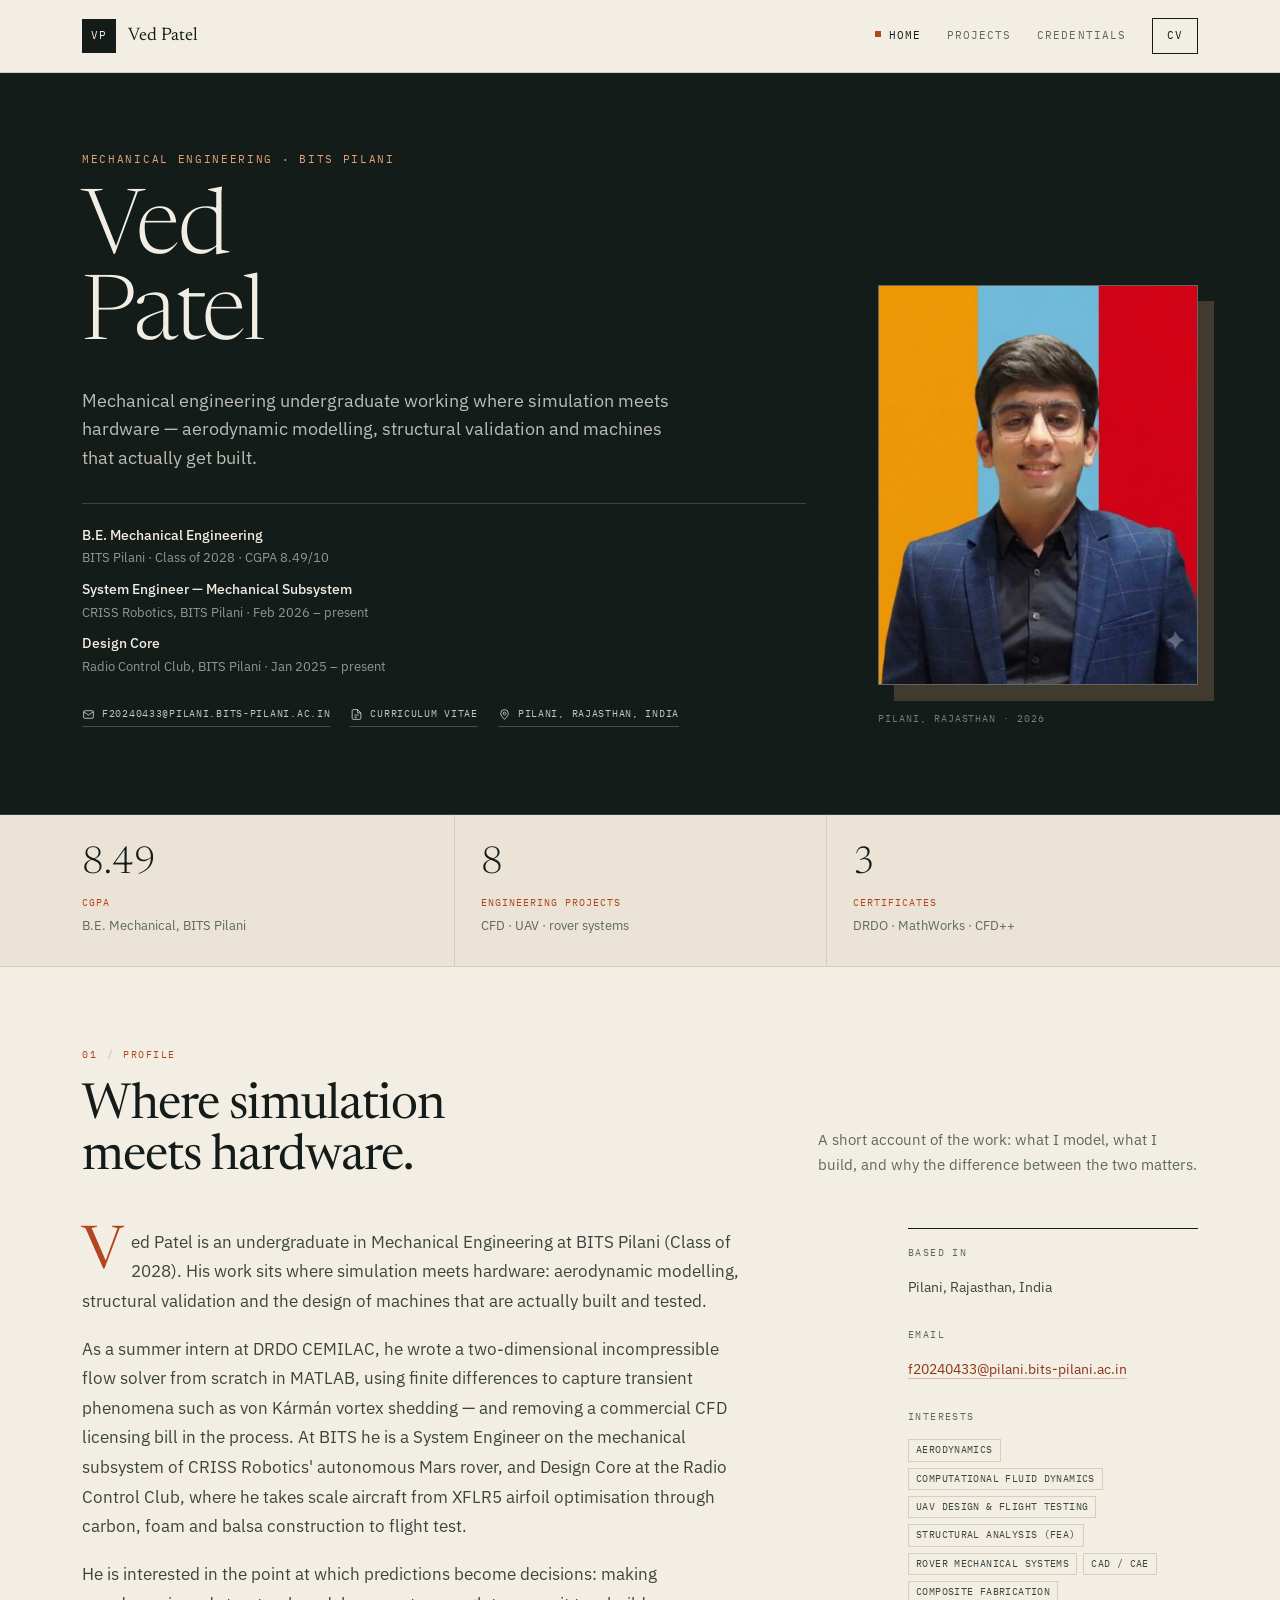
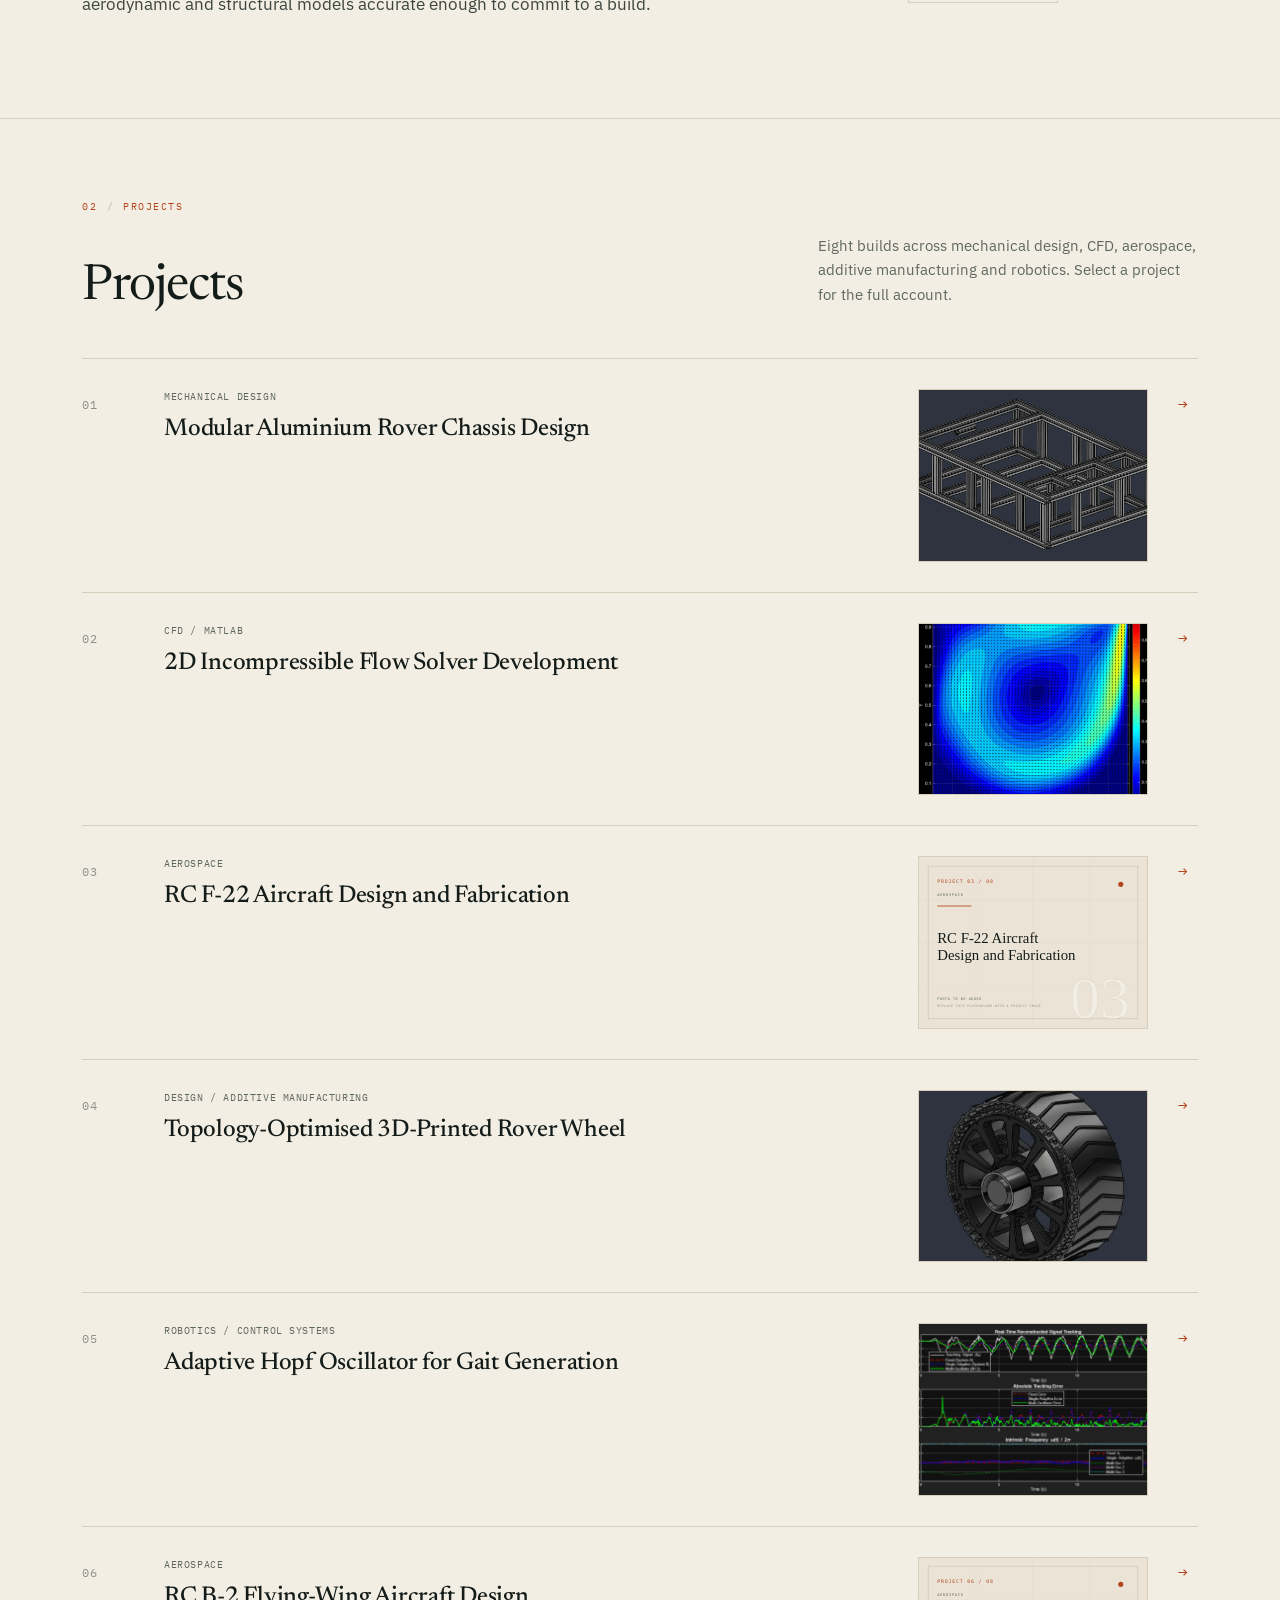
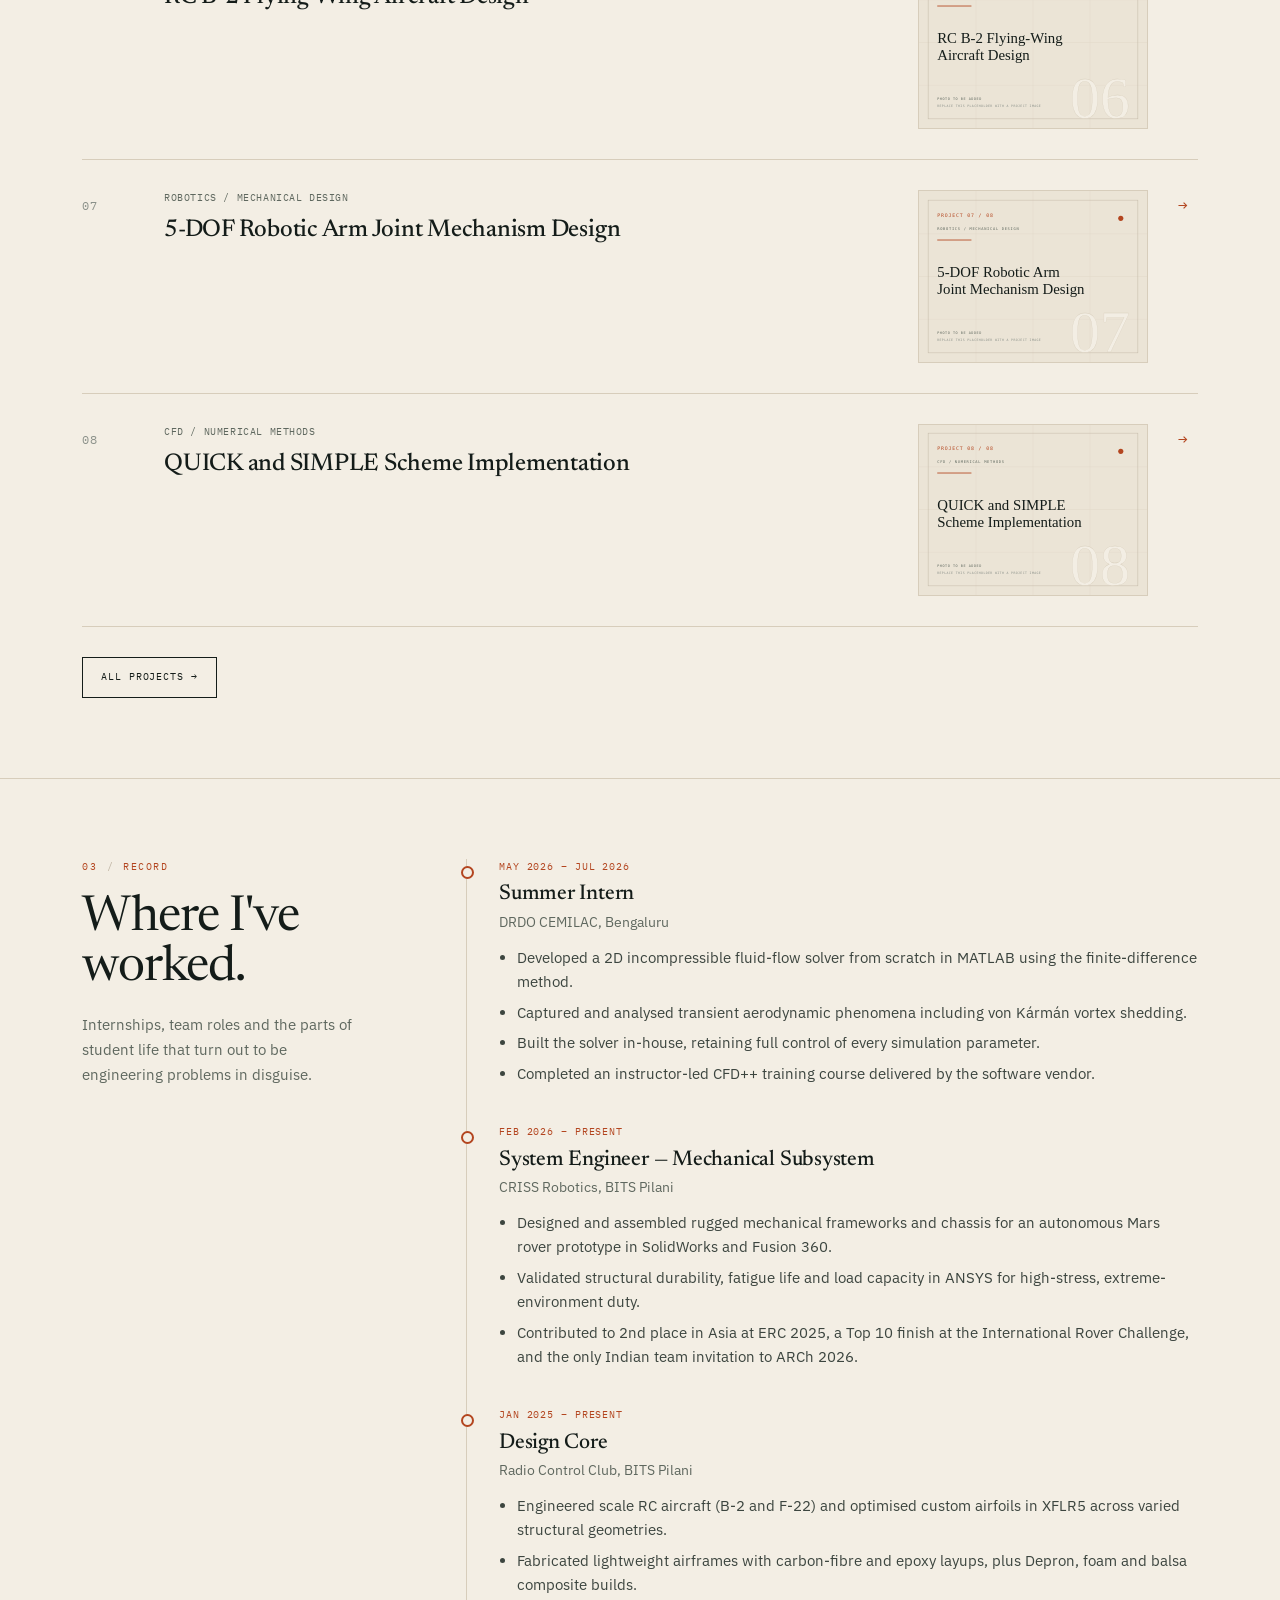
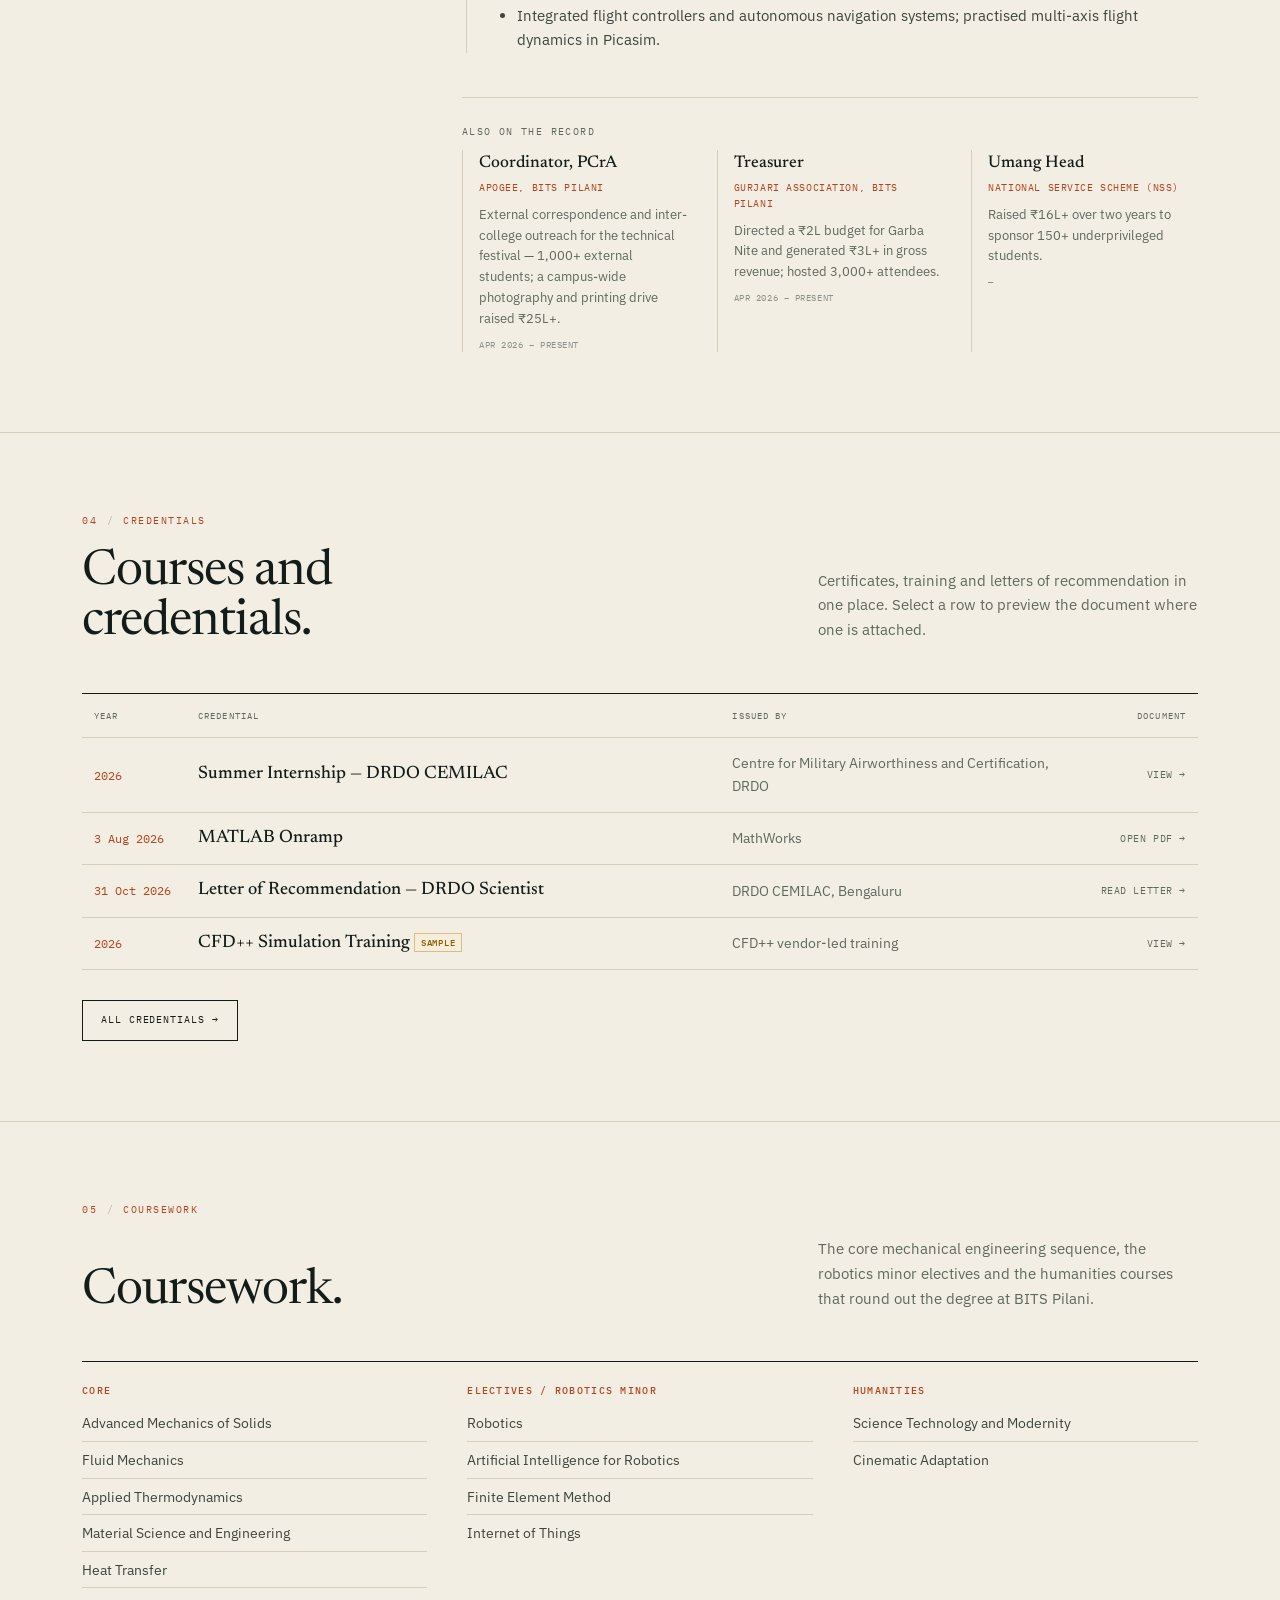
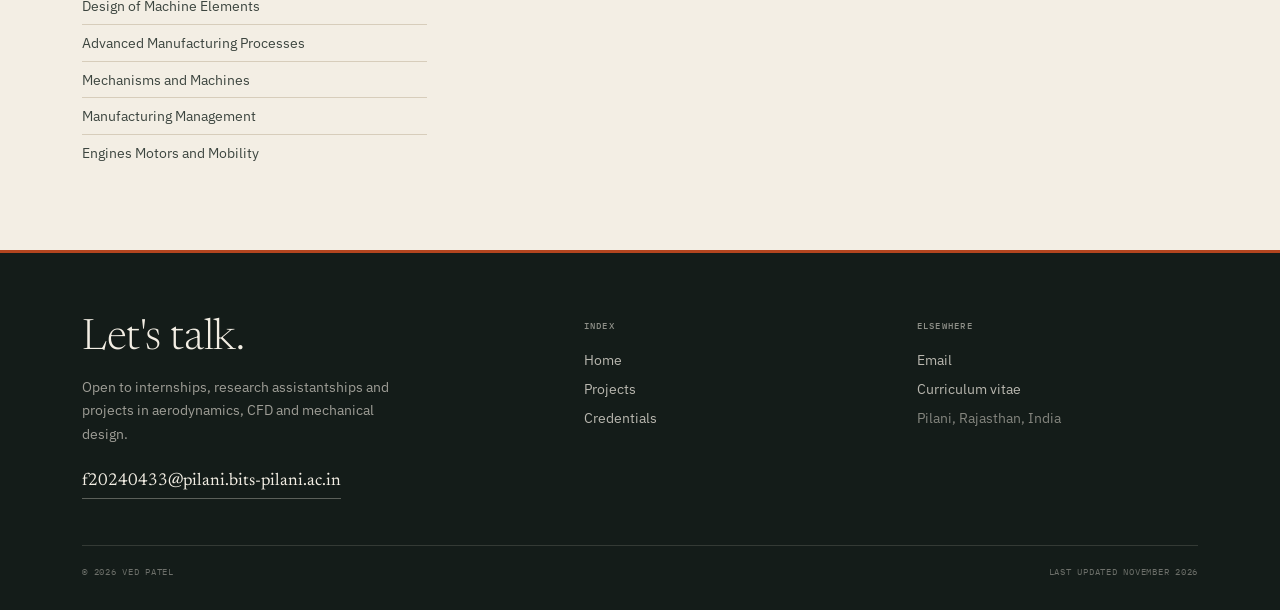
<file: index.html>
<!DOCTYPE html>
<html lang="en">
<head>
<meta charset="UTF-8">
<meta name="viewport" content="width=device-width, initial-scale=1.0">
<title>Ved Patel · Mechanical Engineering, BITS Pilani</title>
<meta name="description" content="Ved Patel — Mechanical Engineering undergraduate at BITS Pilani working on computational fluid dynamics, autonomous rover systems and UAV design.">
<meta name="theme-color" content="#141c19">
<meta property="og:type" content="website">
<meta property="og:title" content="Ved Patel · Mechanical Engineering, BITS Pilani">
<meta property="og:description" content="Computational fluid dynamics, autonomous rover systems and UAV design.">
<meta property="og:site_name" content="Ved Patel">
<link rel="icon" href="assets/img/favicon.svg" type="image/svg+xml">
<link rel="preconnect" href="https://fonts.googleapis.com">
<link rel="preconnect" href="https://fonts.gstatic.com" crossorigin>
<link href="https://fonts.googleapis.com/css2?family=Newsreader:ital,opsz,wght@0,6..72,300;0,6..72,400;0,6..72,500;0,6..72,600;1,6..72,300&family=IBM+Plex+Mono:wght@400;500&family=IBM+Plex+Sans:wght@400;500;600&display=swap" rel="stylesheet">
<link rel="stylesheet" href="assets/css/style.css">
<script src="assets/data/content.js" defer></script>
<script src="assets/js/main.js" defer></script>
</head>
<body>

<a class="skip-link" href="#main">Skip to content</a>

<header class="nav">
  <div class="wrap nav-inner">
    <a class="brand" href="index.html"><span class="brand-mark">VP</span> Ved Patel</a>
    <button class="nav-toggle" type="button" aria-label="Menu" aria-expanded="false" aria-controls="nav-links">
      <svg viewBox="0 0 24 24" fill="none" stroke="currentColor" stroke-width="1.6" aria-hidden="true"><path d="M3 6h18M3 12h18M3 18h18"/></svg>
    </button>
    <nav class="nav-links" id="nav-links">
      <a href="index.html" class="active">Home</a>
      <a href="projects.html">Projects</a>
      <a href="credentials.html">Credentials</a>
      <a href="assets/docs/Ved_Patel_CV.pdf" class="nav-cta" target="_blank" rel="noopener">CV</a>
    </nav>
  </div>
</header>

<main id="main">

  <section class="hero">
    <div class="wrap hero-grid">
      <div>
        <p class="eyebrow">Mechanical engineering · BITS Pilani</p>
        <h1>Ved<br>Patel</h1>
        <p class="hero-lead" data-site-tagline></p>
        <div class="hero-roles" data-hero-roles></div>
        <div class="hero-contacts" data-contacts></div>
      </div>
      <figure class="hero-portrait">
        <img src="assets/img/portrait.jpg" width="320" height="400" alt="Portrait of Ved Patel">
        <figcaption data-site-caption></figcaption>
      </figure>
    </div>
  </section>

  <div class="stats">
    <div class="wrap stats-grid" data-stats></div>
  </div>

  <section class="section" id="profile">
    <div class="wrap">
      <div class="section-head">
        <p class="section-index">01 <span class="sep">/</span> Profile</p>
        <div class="section-head-row">
          <h2>Where simulation<br>meets hardware.</h2>
          <p class="section-note">A short account of the work: what I model, what I build, and why the difference between the two matters.</p>
        </div>
      </div>
      <div class="profile-grid">
        <div class="profile-copy" data-bio></div>
        <aside class="profile-side">
          <p class="mini-label">Based in</p>
          <p class="side-text" data-site-location></p>
          <p class="mini-label">Email</p>
          <p class="side-text"><a data-site-email href="mailto:f20240433@pilani.bits-pilani.ac.in">f20240433@pilani.bits-pilani.ac.in</a></p>
          <p class="mini-label">Interests</p>
          <div class="interests" data-interests></div>
        </aside>
      </div>
    </div>
  </section>

  <section class="section" id="work">
    <div class="wrap">
      <div class="section-head">
        <p class="section-index">02 <span class="sep">/</span> Projects</p>
        <div class="section-head-row">
          <h2>Projects</h2>
          <p class="section-note">Eight builds across mechanical design, CFD, aerospace, additive manufacturing and robotics. Select a project for the full account.</p>
        </div>
      </div>
      <ol class="work-index" data-featured-projects></ol>
      <p class="section-more"><a class="btn" href="projects.html">All projects &rarr;</a></p>
    </div>
  </section>

  <section class="section" id="record">
    <div class="wrap record-grid">
      <div class="record-aside">
        <p class="section-index">03 <span class="sep">/</span> Record</p>
        <h2>Where I've<br>worked.</h2>
        <p class="section-note">Internships, team roles and the parts of student life that turn out to be engineering problems in disguise.</p>
      </div>
      <div>
        <div class="timeline" data-experience></div>
        <div class="also">
          <p class="mini-label">Also on the record</p>
          <div class="leadership" data-leadership></div>
        </div>
      </div>
    </div>
  </section>

  <section class="section" id="credentials">
    <div class="wrap">
      <div class="section-head">
        <p class="section-index">04 <span class="sep">/</span> Credentials</p>
        <div class="section-head-row">
          <h2>Courses and<br>credentials.</h2>
          <p class="section-note">Certificates, training and letters of recommendation in one place. Select a row to preview the document where one is attached.</p>
        </div>
      </div>
      <div class="ledger">
        <div class="ledger-head">
          <span>Year</span><span>Credential</span><span>Issued by</span><span style="text-align:right">Document</span>
        </div>
        <div data-credential-preview></div>
      </div>
      <p class="section-more"><a class="btn" href="credentials.html">All credentials &rarr;</a></p>
    </div>
  </section>

  <section class="section" id="coursework">
    <div class="wrap">
      <div class="section-head">
        <p class="section-index">05 <span class="sep">/</span> Coursework</p>
        <div class="section-head-row">
          <h2>Coursework.</h2>
          <p class="section-note">The core mechanical engineering sequence, the robotics minor electives and the humanities courses that round out the degree at BITS Pilani.</p>
        </div>
      </div>
      <div class="coursework-grid" data-coursework></div>
    </div>
  </section>

</main>

<footer class="footer">
  <div class="wrap">
    <div class="footer-top">
      <div>
        <h2>Let's talk.</h2>
        <p>Open to internships, research assistantships and projects in aerodynamics, CFD and mechanical design.</p>
        <a class="footer-email" data-site-email href="mailto:f20240433@pilani.bits-pilani.ac.in">f20240433@pilani.bits-pilani.ac.in</a>
      </div>
      <div>
        <h4>Index</h4>
        <a href="index.html">Home</a>
        <a href="projects.html">Projects</a>
        <a href="credentials.html">Credentials</a>
      </div>
      <div>
        <h4>Elsewhere</h4>
        <a href="mailto:f20240433@pilani.bits-pilani.ac.in">Email</a>
        <a data-cv href="assets/docs/Ved_Patel_CV.pdf" target="_blank" rel="noopener">Curriculum vitae</a>
        <span class="footer-static" data-site-location>Pilani, Rajasthan, India</span>
      </div>
    </div>
    <div class="footer-bottom">
      <span>&copy; <span data-year>2026</span> Ved Patel</span>
      <span>Last updated November 2026</span>
    </div>
  </div>
</footer>

</body>
</html>
</file>
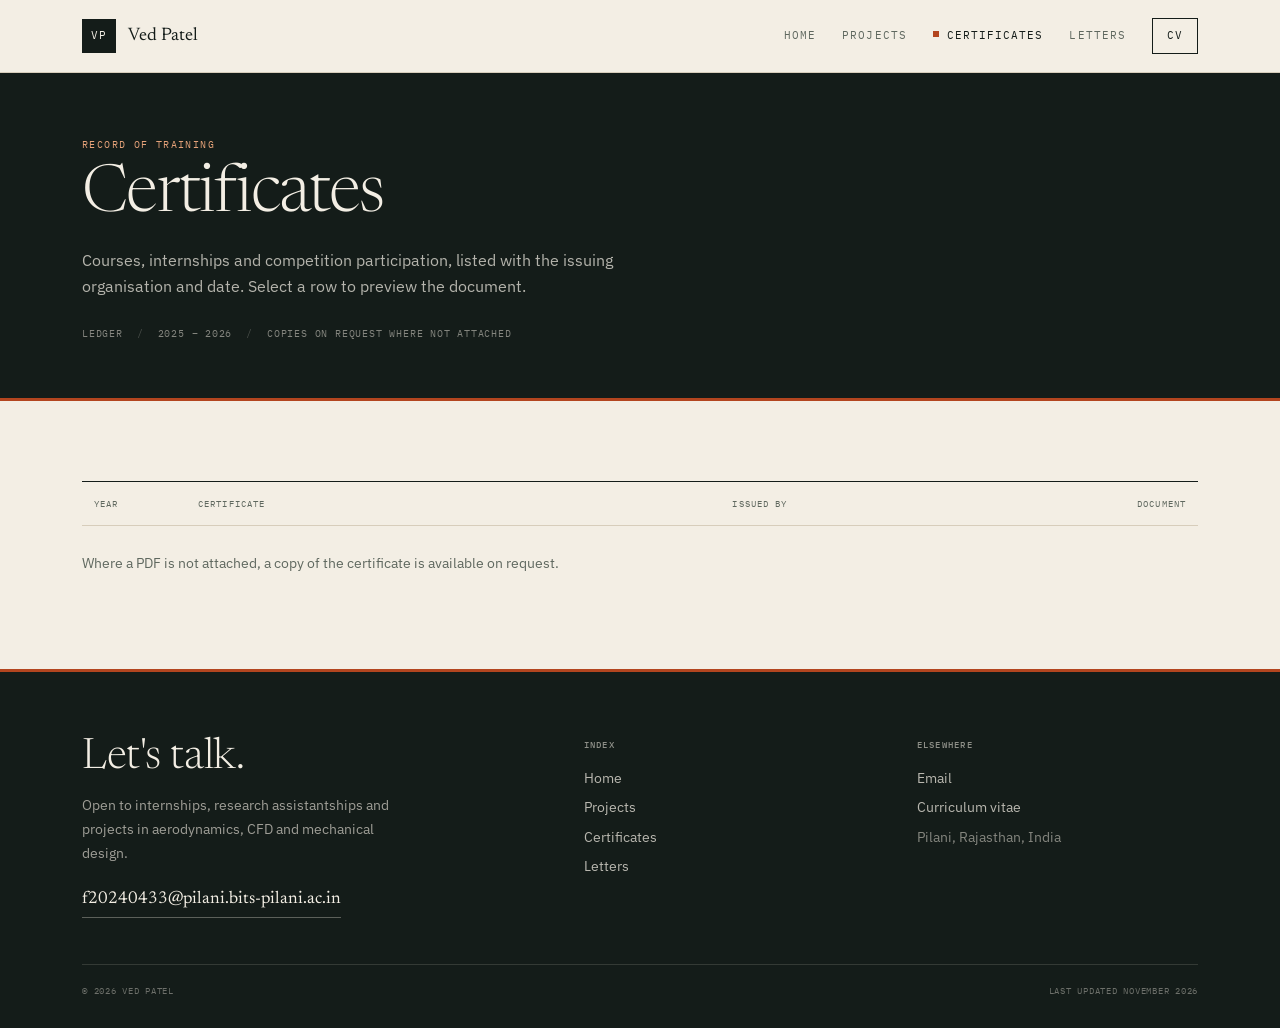
<file: certificates.html>
<!DOCTYPE html>
<html lang="en">
<head>
<meta charset="UTF-8">
<meta name="viewport" content="width=device-width, initial-scale=1.0">
<title>Certificates · Ved Patel</title>
<meta name="description" content="Certificates and training completed by Ved Patel, including CFD simulation training and engineering competition participation.">
<meta name="theme-color" content="#141c19">
<meta property="og:type" content="website">
<meta property="og:title" content="Certificates · Ved Patel">
<meta property="og:site_name" content="Ved Patel">
<link rel="icon" href="assets/img/favicon.svg" type="image/svg+xml">
<link rel="preconnect" href="https://fonts.googleapis.com">
<link rel="preconnect" href="https://fonts.gstatic.com" crossorigin>
<link href="https://fonts.googleapis.com/css2?family=Newsreader:ital,opsz,wght@0,6..72,300;0,6..72,400;0,6..72,500;0,6..72,600;1,6..72,300&family=IBM+Plex+Mono:wght@400;500&family=IBM+Plex+Sans:wght@400;500;600&display=swap" rel="stylesheet">
<link rel="stylesheet" href="assets/css/style.css">
<script src="assets/data/content.js" defer></script>
<script src="assets/js/main.js" defer></script>
</head>
<body>

<a class="skip-link" href="#main">Skip to content</a>

<header class="nav">
  <div class="wrap nav-inner">
    <a class="brand" href="index.html"><span class="brand-mark">VP</span> Ved Patel</a>
    <button class="nav-toggle" type="button" aria-label="Menu" aria-expanded="false" aria-controls="nav-links">
      <svg viewBox="0 0 24 24" fill="none" stroke="currentColor" stroke-width="1.6" aria-hidden="true"><path d="M3 6h18M3 12h18M3 18h18"/></svg>
    </button>
    <nav class="nav-links" id="nav-links">
      <a href="index.html">Home</a>
      <a href="projects.html">Projects</a>
      <a href="certificates.html" class="active">Certificates</a>
      <a href="letters.html">Letters</a>
      <a href="assets/docs/Ved_Patel_CV.pdf" class="nav-cta" target="_blank" rel="noopener">CV</a>
    </nav>
  </div>
</header>

<main id="main">

  <section class="masthead">
    <div class="wrap">
      <p class="mini-label">Record of training</p>
      <h1>Certificates</h1>
      <p class="lede">Courses, internships and competition participation, listed with the issuing organisation and date. Select a row to preview the document.</p>
      <p class="masthead-meta">
        <span>Ledger</span><span class="sep">/</span>
        <span>2025 &ndash; 2026</span><span class="sep">/</span>
        <span>Copies on request where not attached</span>
      </p>
    </div>
  </section>

  <section class="section">
    <div class="wrap">
      <div class="ledger">
        <div class="ledger-head">
          <span>Year</span><span>Certificate</span><span>Issued by</span><span style="text-align:right">Document</span>
        </div>
        <div data-certificates></div>
      </div>
      <p class="muted small" style="margin-top:26px">Where a PDF is not attached, a copy of the certificate is available on request.</p>
      <noscript><p class="muted">This page needs JavaScript to list the certificates.</p></noscript>
    </div>
  </section>

</main>

<footer class="footer">
  <div class="wrap">
    <div class="footer-top">
      <div>
        <h2>Let's talk.</h2>
        <p>Open to internships, research assistantships and projects in aerodynamics, CFD and mechanical design.</p>
        <a class="footer-email" data-site-email href="mailto:f20240433@pilani.bits-pilani.ac.in">f20240433@pilani.bits-pilani.ac.in</a>
      </div>
      <div>
        <h4>Index</h4>
        <a href="index.html">Home</a>
        <a href="projects.html">Projects</a>
        <a href="certificates.html">Certificates</a>
        <a href="letters.html">Letters</a>
      </div>
      <div>
        <h4>Elsewhere</h4>
        <a href="mailto:f20240433@pilani.bits-pilani.ac.in">Email</a>
        <a data-cv href="assets/docs/Ved_Patel_CV.pdf" target="_blank" rel="noopener">Curriculum vitae</a>
        <span class="footer-static" data-site-location>Pilani, Rajasthan, India</span>
      </div>
    </div>
    <div class="footer-bottom">
      <span>&copy; <span data-year>2026</span> Ved Patel</span>
      <span>Last updated November 2026</span>
    </div>
  </div>
</footer>

</body>
</html>
</file>
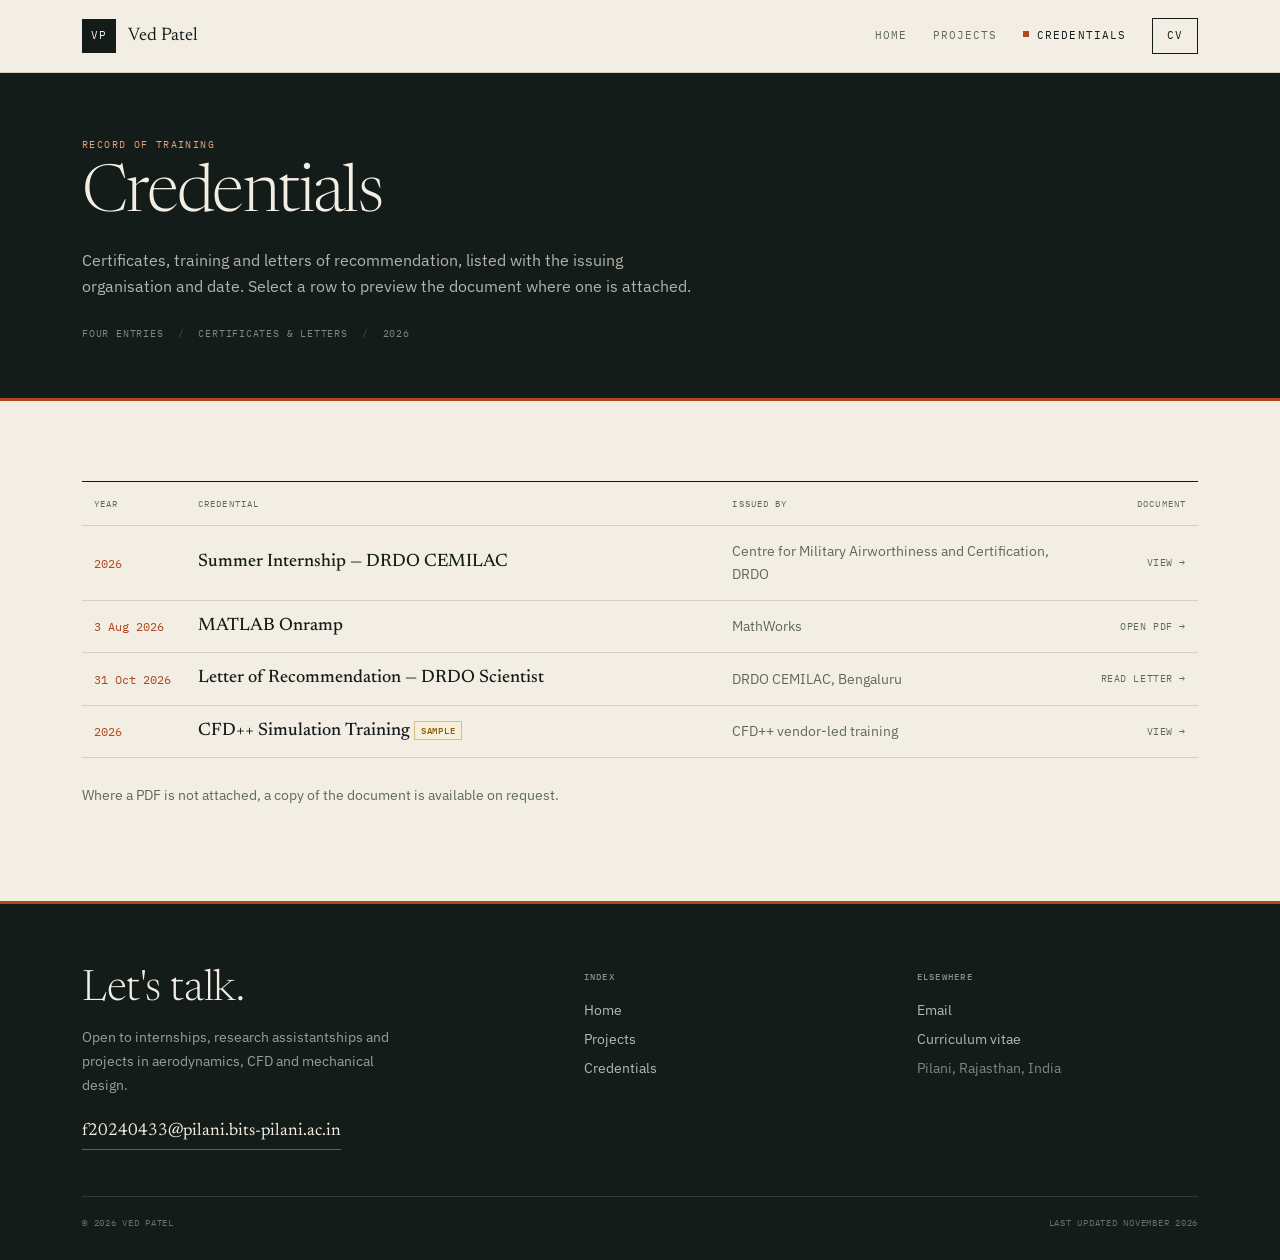
<file: credentials.html>
<!DOCTYPE html>
<html lang="en">
<head>
<meta charset="UTF-8">
<meta name="viewport" content="width=device-width, initial-scale=1.0">
<title>Credentials · Ved Patel</title>
<meta name="description" content="Certificates, training and letters of recommendation for Ved Patel, including the DRDO CEMILAC internship, MATLAB Onramp and CFD++ training.">
<meta name="theme-color" content="#141c19">
<meta property="og:type" content="website">
<meta property="og:title" content="Credentials · Ved Patel">
<meta property="og:description" content="Certificates, training and letters of recommendation.">
<meta property="og:site_name" content="Ved Patel">
<link rel="icon" href="assets/img/favicon.svg" type="image/svg+xml">
<link rel="preconnect" href="https://fonts.googleapis.com">
<link rel="preconnect" href="https://fonts.gstatic.com" crossorigin>
<link href="https://fonts.googleapis.com/css2?family=Newsreader:ital,opsz,wght@0,6..72,300;0,6..72,400;0,6..72,500;0,6..72,600;1,6..72,300&family=IBM+Plex+Mono:wght@400;500&family=IBM+Plex+Sans:wght@400;500;600&display=swap" rel="stylesheet">
<link rel="stylesheet" href="assets/css/style.css">
<script src="assets/data/content.js" defer></script>
<script src="assets/js/main.js" defer></script>
</head>
<body>

<a class="skip-link" href="#main">Skip to content</a>

<header class="nav">
  <div class="wrap nav-inner">
    <a class="brand" href="index.html"><span class="brand-mark">VP</span> Ved Patel</a>
    <button class="nav-toggle" type="button" aria-label="Menu" aria-expanded="false" aria-controls="nav-links">
      <svg viewBox="0 0 24 24" fill="none" stroke="currentColor" stroke-width="1.6" aria-hidden="true"><path d="M3 6h18M3 12h18M3 18h18"/></svg>
    </button>
    <nav class="nav-links" id="nav-links">
      <a href="index.html">Home</a>
      <a href="projects.html">Projects</a>
      <a href="credentials.html" class="active">Credentials</a>
      <a href="assets/docs/Ved_Patel_CV.pdf" class="nav-cta" target="_blank" rel="noopener">CV</a>
    </nav>
  </div>
</header>

<main id="main">

  <section class="masthead">
    <div class="wrap">
      <p class="mini-label">Record of training</p>
      <h1>Credentials</h1>
      <p class="lede">Certificates, training and letters of recommendation, listed with the issuing organisation and date. Select a row to preview the document where one is attached.</p>
      <p class="masthead-meta">
        <span>Four entries</span><span class="sep">/</span>
        <span>Certificates &amp; letters</span><span class="sep">/</span>
        <span>2026</span>
      </p>
    </div>
  </section>

  <section class="section">
    <div class="wrap">
      <div class="ledger">
        <div class="ledger-head">
          <span>Year</span><span>Credential</span><span>Issued by</span><span style="text-align:right">Document</span>
        </div>
        <div data-credentials></div>
      </div>
      <p class="muted small" style="margin-top:26px">Where a PDF is not attached, a copy of the document is available on request.</p>
      <noscript><p class="muted">This page needs JavaScript to list the credentials.</p></noscript>
    </div>
  </section>

</main>

<footer class="footer">
  <div class="wrap">
    <div class="footer-top">
      <div>
        <h2>Let's talk.</h2>
        <p>Open to internships, research assistantships and projects in aerodynamics, CFD and mechanical design.</p>
        <a class="footer-email" data-site-email href="mailto:f20240433@pilani.bits-pilani.ac.in">f20240433@pilani.bits-pilani.ac.in</a>
      </div>
      <div>
        <h4>Index</h4>
        <a href="index.html">Home</a>
        <a href="projects.html">Projects</a>
        <a href="credentials.html">Credentials</a>
      </div>
      <div>
        <h4>Elsewhere</h4>
        <a href="mailto:f20240433@pilani.bits-pilani.ac.in">Email</a>
        <a data-cv href="assets/docs/Ved_Patel_CV.pdf" target="_blank" rel="noopener">Curriculum vitae</a>
        <span class="footer-static" data-site-location>Pilani, Rajasthan, India</span>
      </div>
    </div>
    <div class="footer-bottom">
      <span>&copy; <span data-year>2026</span> Ved Patel</span>
      <span>Last updated November 2026</span>
    </div>
  </div>
</footer>

</body>
</html>
</file>
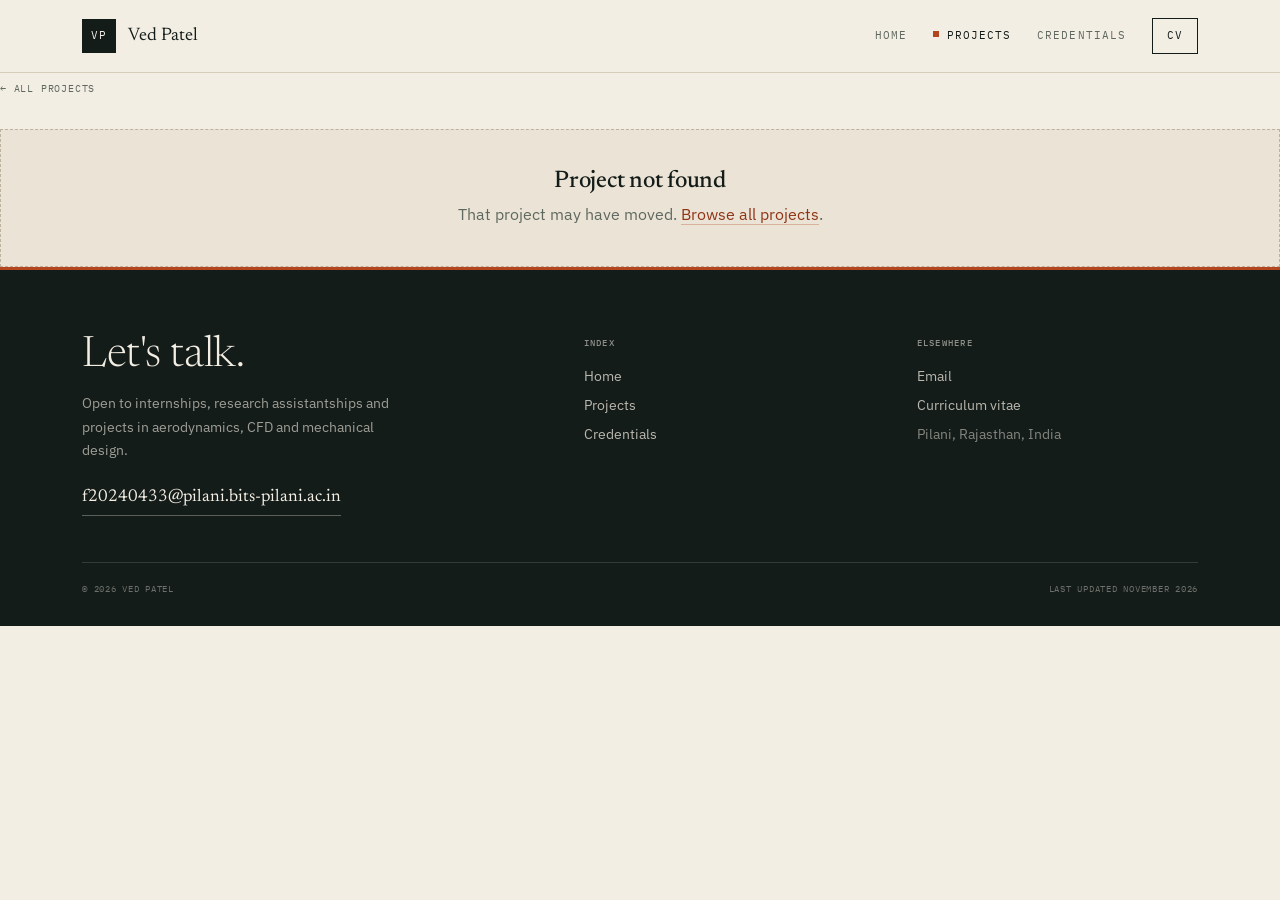
<file: project.html>
<!DOCTYPE html>
<html lang="en">
<head>
<meta charset="UTF-8">
<meta name="viewport" content="width=device-width, initial-scale=1.0">
<title>Project · Ved Patel</title>
<meta name="description" content="Engineering project by Ved Patel.">
<meta name="theme-color" content="#141c19">
<meta property="og:type" content="article">
<meta property="og:title" content="Project · Ved Patel">
<meta property="og:site_name" content="Ved Patel">
<link rel="icon" href="assets/img/favicon.svg" type="image/svg+xml">
<link rel="preconnect" href="https://fonts.googleapis.com">
<link rel="preconnect" href="https://fonts.gstatic.com" crossorigin>
<link href="https://fonts.googleapis.com/css2?family=Newsreader:ital,opsz,wght@0,6..72,300;0,6..72,400;0,6..72,500;0,6..72,600;1,6..72,300&family=IBM+Plex+Mono:wght@400;500&family=IBM+Plex+Sans:wght@400;500;600&display=swap" rel="stylesheet">
<link rel="stylesheet" href="assets/css/style.css">
<script src="assets/data/content.js" defer></script>
<script src="assets/js/main.js" defer></script>
</head>
<body>

<a class="skip-link" href="#main">Skip to content</a>

<header class="nav">
  <div class="wrap nav-inner">
    <a class="brand" href="index.html"><span class="brand-mark">VP</span> Ved Patel</a>
    <button class="nav-toggle" type="button" aria-label="Menu" aria-expanded="false" aria-controls="nav-links">
      <svg viewBox="0 0 24 24" fill="none" stroke="currentColor" stroke-width="1.6" aria-hidden="true"><path d="M3 6h18M3 12h18M3 18h18"/></svg>
    </button>
    <nav class="nav-links" id="nav-links">
      <a href="index.html">Home</a>
      <a href="projects.html" class="active">Projects</a>
      <a href="credentials.html">Credentials</a>
      <a href="assets/docs/Ved_Patel_CV.pdf" class="nav-cta" target="_blank" rel="noopener">CV</a>
    </nav>
  </div>
</header>

<main id="main">
  <div data-project-detail></div>
  <noscript><div class="wrap" style="padding:60px 32px"><p class="muted">This page needs JavaScript to display the project.</p></div></noscript>
</main>

<footer class="footer">
  <div class="wrap">
    <div class="footer-top">
      <div>
        <h2>Let's talk.</h2>
        <p>Open to internships, research assistantships and projects in aerodynamics, CFD and mechanical design.</p>
        <a class="footer-email" data-site-email href="mailto:f20240433@pilani.bits-pilani.ac.in">f20240433@pilani.bits-pilani.ac.in</a>
      </div>
      <div>
        <h4>Index</h4>
        <a href="index.html">Home</a>
        <a href="projects.html">Projects</a>
        <a href="credentials.html">Credentials</a>
      </div>
      <div>
        <h4>Elsewhere</h4>
        <a href="mailto:f20240433@pilani.bits-pilani.ac.in">Email</a>
        <a data-cv href="assets/docs/Ved_Patel_CV.pdf" target="_blank" rel="noopener">Curriculum vitae</a>
        <span class="footer-static" data-site-location>Pilani, Rajasthan, India</span>
      </div>
    </div>
    <div class="footer-bottom">
      <span>&copy; <span data-year>2026</span> Ved Patel</span>
      <span>Last updated November 2026</span>
    </div>
  </div>
</footer>

</body>
</html>
</file>
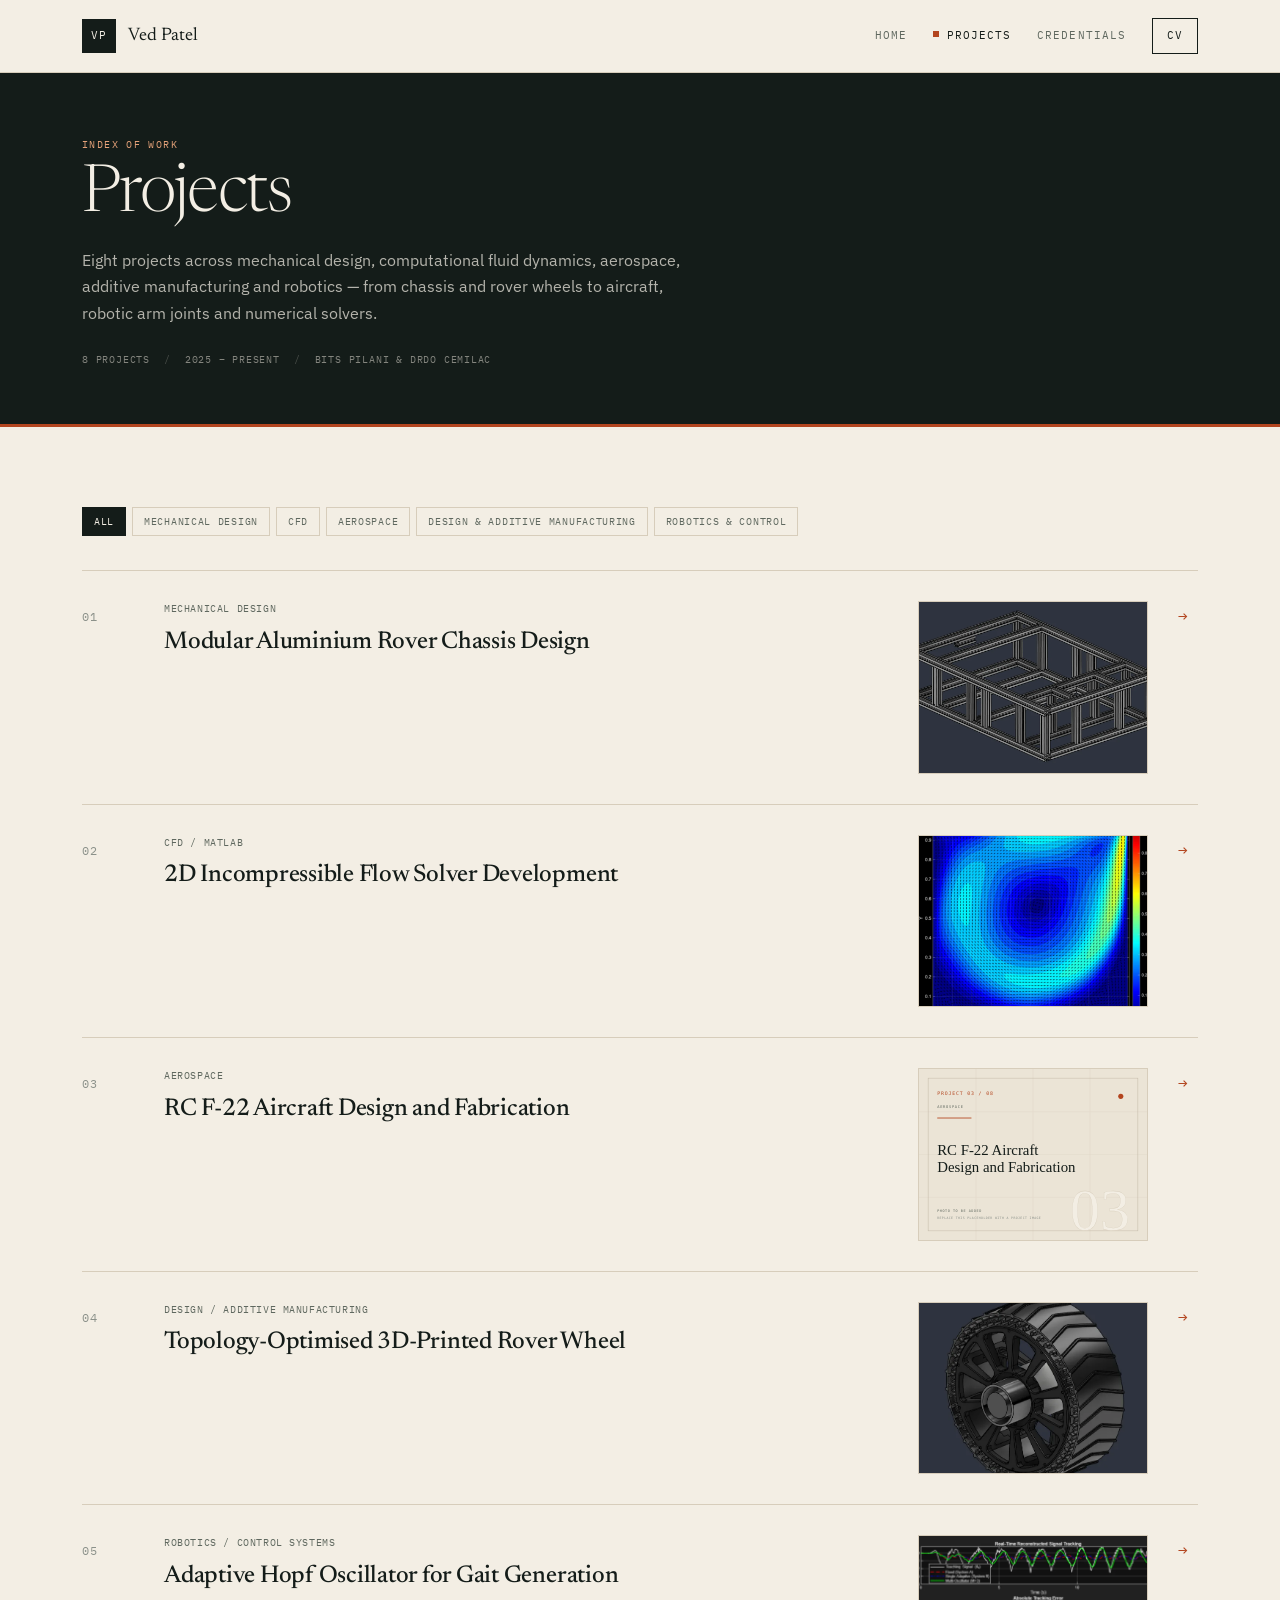
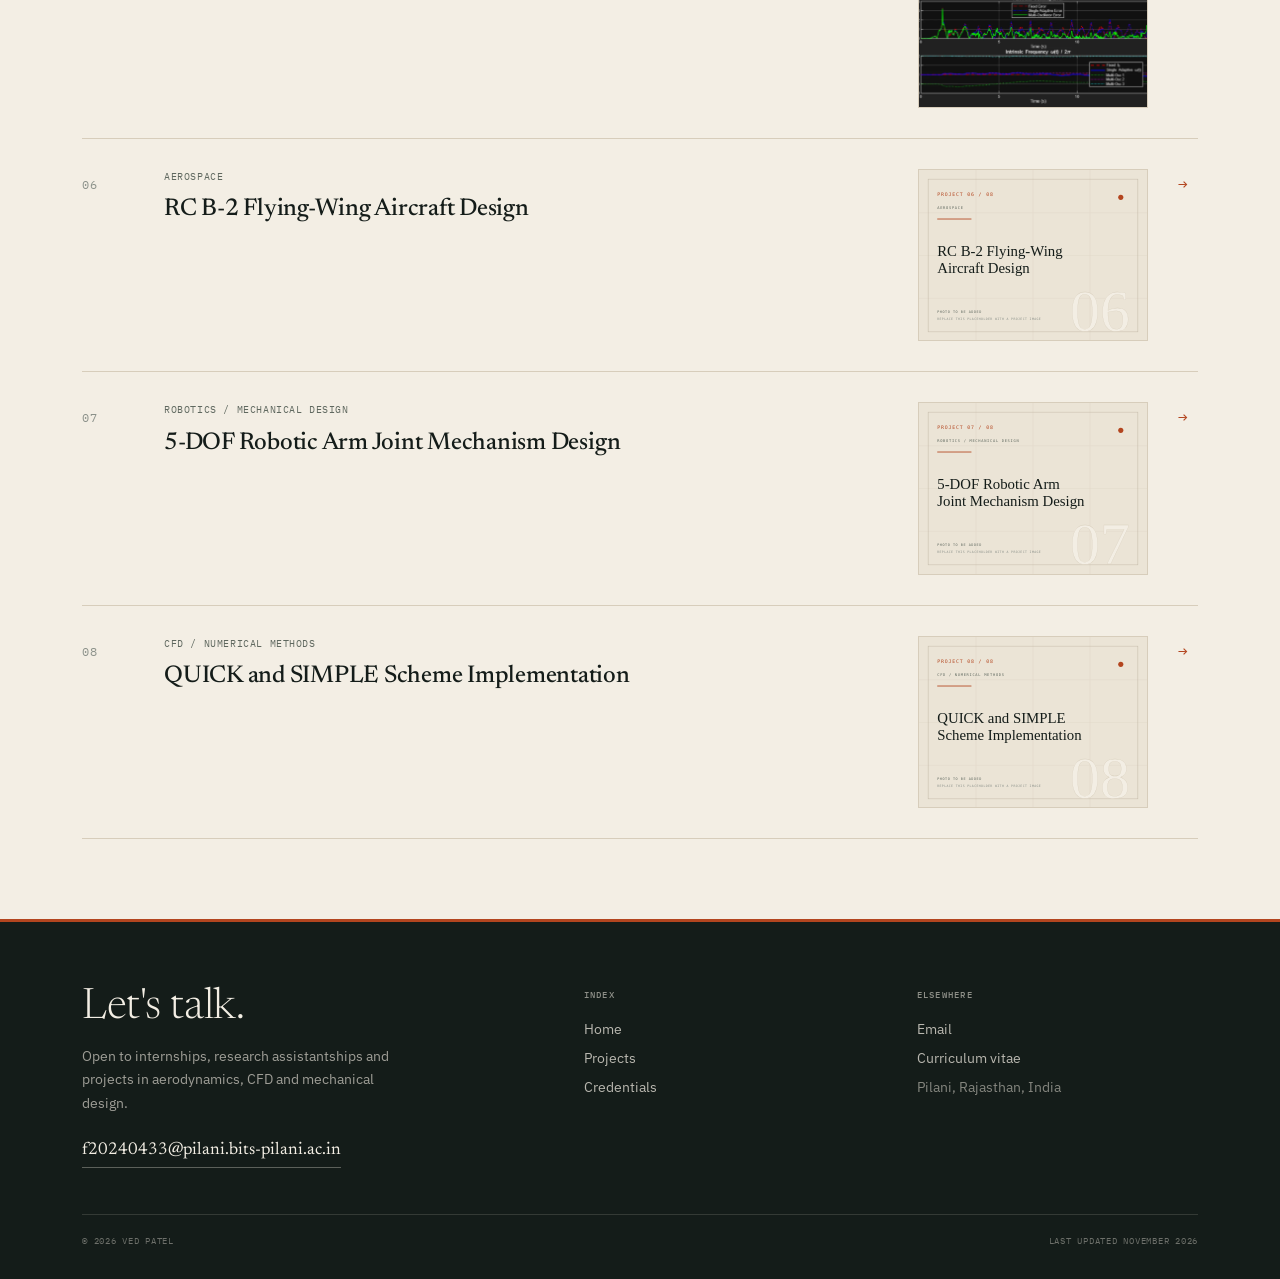
<file: projects.html>
<!DOCTYPE html>
<html lang="en">
<head>
<meta charset="UTF-8">
<meta name="viewport" content="width=device-width, initial-scale=1.0">
<title>Projects · Ved Patel</title>
<meta name="description" content="Engineering projects by Ved Patel across mechanical design, CFD, aerospace, additive manufacturing and robotics — from a 2D incompressible flow solver to rover chassis, aircraft and robotic arm joints.">
<meta name="theme-color" content="#141c19">
<meta property="og:type" content="website">
<meta property="og:title" content="Projects · Ved Patel">
<meta property="og:description" content="Mechanical design, CFD, aerospace, additive manufacturing and robotics projects.">
<meta property="og:site_name" content="Ved Patel">
<link rel="icon" href="assets/img/favicon.svg" type="image/svg+xml">
<link rel="preconnect" href="https://fonts.googleapis.com">
<link rel="preconnect" href="https://fonts.gstatic.com" crossorigin>
<link href="https://fonts.googleapis.com/css2?family=Newsreader:ital,opsz,wght@0,6..72,300;0,6..72,400;0,6..72,500;0,6..72,600;1,6..72,300&family=IBM+Plex+Mono:wght@400;500&family=IBM+Plex+Sans:wght@400;500;600&display=swap" rel="stylesheet">
<link rel="stylesheet" href="assets/css/style.css">
<script src="assets/data/content.js" defer></script>
<script src="assets/js/main.js" defer></script>
</head>
<body>

<a class="skip-link" href="#main">Skip to content</a>

<header class="nav">
  <div class="wrap nav-inner">
    <a class="brand" href="index.html"><span class="brand-mark">VP</span> Ved Patel</a>
    <button class="nav-toggle" type="button" aria-label="Menu" aria-expanded="false" aria-controls="nav-links">
      <svg viewBox="0 0 24 24" fill="none" stroke="currentColor" stroke-width="1.6" aria-hidden="true"><path d="M3 6h18M3 12h18M3 18h18"/></svg>
    </button>
    <nav class="nav-links" id="nav-links">
      <a href="index.html">Home</a>
      <a href="projects.html" class="active">Projects</a>
      <a href="credentials.html">Credentials</a>
      <a href="assets/docs/Ved_Patel_CV.pdf" class="nav-cta" target="_blank" rel="noopener">CV</a>
    </nav>
  </div>
</header>

<main id="main">

  <section class="masthead">
    <div class="wrap">
      <p class="mini-label">Index of work</p>
      <h1>Projects</h1>
      <p class="lede">Eight projects across mechanical design, computational fluid dynamics, aerospace, additive manufacturing and robotics — from chassis and rover wheels to aircraft, robotic arm joints and numerical solvers.</p>
      <p class="masthead-meta">
        <span>8 projects</span><span class="sep">/</span>
        <span>2025 &ndash; present</span><span class="sep">/</span>
        <span>BITS Pilani &amp; DRDO CEMILAC</span>
      </p>
    </div>
  </section>

  <section class="section">
    <div class="wrap">
      <div class="filters" data-filters role="group" aria-label="Filter projects by area"></div>
      <ol class="work-index" data-projects></ol>
      <div class="empty" data-project-empty hidden>
        <h3>No projects in this area yet</h3>
        <p>Choose another filter to see the rest.</p>
      </div>
      <noscript><p class="muted">This page needs JavaScript to list the projects.</p></noscript>
    </div>
  </section>

</main>

<footer class="footer">
  <div class="wrap">
    <div class="footer-top">
      <div>
        <h2>Let's talk.</h2>
        <p>Open to internships, research assistantships and projects in aerodynamics, CFD and mechanical design.</p>
        <a class="footer-email" data-site-email href="mailto:f20240433@pilani.bits-pilani.ac.in">f20240433@pilani.bits-pilani.ac.in</a>
      </div>
      <div>
        <h4>Index</h4>
        <a href="index.html">Home</a>
        <a href="projects.html">Projects</a>
        <a href="credentials.html">Credentials</a>
      </div>
      <div>
        <h4>Elsewhere</h4>
        <a href="mailto:f20240433@pilani.bits-pilani.ac.in">Email</a>
        <a data-cv href="assets/docs/Ved_Patel_CV.pdf" target="_blank" rel="noopener">Curriculum vitae</a>
        <span class="footer-static" data-site-location>Pilani, Rajasthan, India</span>
      </div>
    </div>
    <div class="footer-bottom">
      <span>&copy; <span data-year>2026</span> Ved Patel</span>
      <span>Last updated November 2026</span>
    </div>
  </div>
</footer>

</body>
</html>
</file>
<file: assets/css/style.css>
/* =========================================================
   Ved Patel — portfolio
   Editorial academic theme
   Parchment · deep ink · terracotta
   ========================================================= */

:root{
  --paper:        #f3eee4;
  --paper-2:      #ebe4d6;
  --cream:        #faf6ee;
  --ink:          #141c19;
  --ink-2:        #1c2822;
  --body:         #3c453f;
  --muted:        #5f685f;
  --faint:        #8b918a;
  --line:         #d7cdbb;
  --line-strong:  #bdb2a0;
  --accent:       #b3451f;
  --accent-deep:  #8f3416;
  --accent-on-dark:#e5a279;
  --green:        #2c5545;
  --gold:         #c9a25a;
  --max:          1180px;
  --serif: "Newsreader", Georgia, "Times New Roman", serif;
  --sans: "IBM Plex Sans", -apple-system, BlinkMacSystemFont, "Segoe UI", Roboto, sans-serif;
  --mono: "IBM Plex Mono", ui-monospace, "Cascadia Mono", Consolas, monospace;
}

*{ box-sizing:border-box; }
html{
  scroll-behavior:smooth;
  scroll-padding-top:90px;
  -webkit-text-size-adjust:100%;
  text-size-adjust:100%;
}

body{
  margin:0;
  background:var(--paper);
  color:var(--ink);
  font-family:var(--sans);
  font-size:16px;
  line-height:1.65;
  -webkit-font-smoothing:antialiased;
  text-rendering:optimizeLegibility;
  -webkit-tap-highlight-color:rgba(179,69,31,.16);
}

img{ max-width:100%; display:block; }

a{
  color:var(--accent-deep);
  text-decoration:none;
  border-bottom:1px solid rgba(179,69,31,.32);
}
a:hover{ color:var(--accent); border-bottom-color:var(--accent); }

::selection{ background:var(--accent); color:var(--cream); }

:focus-visible{
  outline:2px solid var(--accent);
  outline-offset:3px;
}

[hidden]{ display:none !important; }

h1,h2,h3,h4{
  font-family:var(--serif);
  font-weight:400;
  line-height:1.1;
  letter-spacing:-.01em;
  margin:0;
  color:var(--ink);
}
p{ margin:0 0 1em; }
p:last-child{ margin-bottom:0; }

.wrap{ width:100%; max-width:var(--max); margin:0 auto; padding:0 32px; }

.mono{
  font-family:var(--mono);
  font-size:.68rem;
  letter-spacing:.09em;
  text-transform:uppercase;
}
.mini-label{
  font-family:var(--mono);
  font-size:.62rem;
  letter-spacing:.14em;
  text-transform:uppercase;
  color:var(--muted);
  margin:0 0 10px;
}
.small{ font-size:.86rem; }
.muted{ color:var(--muted); }

.skip-link{
  position:absolute; left:-9999px; top:0; z-index:100;
  background:var(--accent); color:var(--cream);
  padding:13px 18px; font-family:var(--mono); font-size:.7rem;
}
.skip-link:focus{ left:0; }

/* ---------- Navigation ---------- */
.nav{
  position:sticky; top:0; z-index:50;
  background:var(--paper);
  border-bottom:1px solid var(--line);
}
.nav-inner{ display:flex; align-items:center; justify-content:space-between; height:72px; }
.brand{
  display:inline-flex; align-items:center; gap:12px;
  font-family:var(--serif); font-size:1.14rem; color:var(--ink);
  border-bottom:0;
}
.brand:hover{ color:var(--ink); border-bottom:0; }
.brand-mark{
  display:grid; place-items:center;
  width:34px; height:34px; background:var(--ink); color:var(--paper);
  font-family:var(--mono); font-size:.68rem; letter-spacing:.06em;
}
.nav-links{ display:flex; align-items:center; gap:26px; }
.nav-links a{
  font-family:var(--mono);
  font-size:.66rem;
  letter-spacing:.1em;
  text-transform:uppercase;
  color:var(--muted);
  border-bottom:0;
  padding:4px 0;
}
.nav-links a:hover{ color:var(--ink); border-bottom:0; }
.nav-links a.active{ color:var(--ink); }
.nav-links a.active::before{
  content:""; display:inline-block;
  width:6px; height:6px; background:var(--accent);
  margin-right:8px; vertical-align:2px;
}
.nav-cta{
  border:1px solid var(--ink) !important;
  padding:8px 14px !important;
  color:var(--ink) !important;
}
.nav-cta:hover{ background:var(--ink); color:var(--paper) !important; }
.nav-toggle{
  display:none; background:none; border:1px solid var(--line);
  color:var(--ink); cursor:pointer; padding:7px; border-radius:0;
}
.nav-toggle svg{ width:22px; height:22px; display:block; }

/* ---------- Hero ---------- */
.hero{
  background:var(--ink);
  color:var(--paper);
  position:relative;
  overflow:hidden;
}
.hero::after{
  content:""; position:absolute; left:0; right:0; bottom:0; height:1px;
  background:rgba(243,238,228,.16);
}
.hero-grid{
  display:grid;
  grid-template-columns:minmax(0,1fr) 320px;
  gap:72px;
  align-items:end;
  padding:78px 32px 88px;
}
.eyebrow{
  font-family:var(--mono);
  font-size:.66rem;
  letter-spacing:.16em;
  text-transform:uppercase;
  color:var(--accent-on-dark);
  margin:0 0 22px;
}
.hero h1{
  font-size:clamp(3.3rem, 7.2vw, 5.6rem);
  font-weight:300;
  line-height:.95;
  letter-spacing:-.025em;
  color:var(--paper);
  margin:0 0 26px;
}
.hero-lead{
  font-size:1.12rem;
  line-height:1.6;
  color:rgba(243,238,228,.76);
  max-width:54ch;
  margin:0 0 30px;
}
.hero-roles{
  display:grid;
  gap:9px;
  border-top:1px solid rgba(243,238,228,.18);
  padding-top:20px;
  margin-bottom:28px;
}
.hero-role{ display:flex; flex-direction:column; gap:1px; margin:0; font-size:.86rem; }
.hero-role strong{ font-weight:500; color:var(--paper); }
.hero-role span{ color:rgba(243,238,228,.58); font-size:.82rem; }
.hero-contacts{ display:flex; flex-wrap:wrap; gap:10px 20px; align-items:center; }
.hero-contacts a,
.hero-contacts > span{
  display:inline-flex; align-items:center; gap:7px;
  font-family:var(--mono);
  font-size:.64rem;
  letter-spacing:.07em;
  text-transform:uppercase;
  color:rgba(243,238,228,.8);
  border-bottom:1px solid rgba(243,238,228,.24);
  padding-bottom:3px;
}
.hero-contacts a:hover{ color:var(--accent-on-dark); border-bottom-color:var(--accent-on-dark); }
.hero-contacts svg{ width:13px; height:13px; flex:none; }
.hero-portrait{ margin:0; position:relative; }
.hero-portrait img{
  width:100%; height:auto; aspect-ratio:4/5; object-fit:cover;
  border:1px solid rgba(243,238,228,.35);
  box-shadow:16px 16px 0 0 rgba(229,162,121,.22);
  filter:saturate(.96);
}
.hero-portrait figcaption{
  font-family:var(--mono);
  font-size:.6rem;
  letter-spacing:.1em;
  text-transform:uppercase;
  color:rgba(243,238,228,.45);
  margin-top:26px;
}

/* ---------- Stats band ---------- */
.stats{ background:var(--paper-2); border-bottom:1px solid var(--line); }
.stats-grid{ display:grid; grid-template-columns:repeat(3,1fr); }
.stat{ padding:30px 26px; border-left:1px solid var(--line); }
.stat:first-child{ border-left:0; padding-left:0; }
.stat .num{
  font-family:var(--serif);
  font-size:clamp(2rem, 3vw, 2.7rem);
  font-weight:300;
  line-height:1;
  color:var(--ink);
}
.stat .lbl{
  font-family:var(--mono);
  font-size:.62rem;
  letter-spacing:.1em;
  text-transform:uppercase;
  color:var(--accent);
  margin-top:12px;
}
.stat .sub{ font-size:.8rem; color:var(--muted); margin-top:4px; }

/* ---------- Sections ---------- */
.section{ padding:80px 0; }
.section + .section{ border-top:1px solid var(--line); }
.section-head{ margin-bottom:44px; }
.section-index{
  font-family:var(--mono);
  font-size:.64rem;
  letter-spacing:.15em;
  text-transform:uppercase;
  color:var(--accent);
  display:flex; align-items:center; gap:10px;
  margin:0 0 18px;
}
.section-index .sep{ color:var(--line-strong); letter-spacing:0; }
.section-head-row{
  display:grid;
  grid-template-columns:minmax(0,1fr) minmax(0,380px);
  gap:56px;
  align-items:end;
}
.section-head h2,
.record-aside h2{
  font-size:clamp(2.1rem, 4.2vw, 3.1rem);
  font-weight:400;
  line-height:1.02;
  letter-spacing:-.02em;
}
.section-note{
  font-size:.94rem;
  line-height:1.65;
  color:var(--muted);
  margin:0;
  padding-bottom:6px;
}
.section-more{ margin:30px 0 0; }

/* ---------- Profile ---------- */
.profile-grid{
  display:grid;
  grid-template-columns:minmax(0,1fr) 290px;
  gap:72px;
  align-items:start;
}
.profile-copy p{
  font-size:1.04rem;
  line-height:1.78;
  color:var(--body);
  max-width:66ch;
  margin-bottom:1.1em;
}
.profile-copy p:first-of-type::first-letter{
  float:left;
  font-family:var(--serif);
  font-size:3.6em;
  line-height:.78;
  padding:.06em .12em 0 0;
  color:var(--accent);
}
.profile-side{
  border-top:1px solid var(--ink);
  padding-top:16px;
  display:flex;
  flex-direction:column;
  gap:4px;
}
.profile-side .mini-label{ margin-top:18px; }
.profile-side .mini-label:first-child{ margin-top:0; }
.side-text{ font-size:.9rem; color:var(--body); margin:0 0 6px; }
.interests{ display:flex; flex-wrap:wrap; gap:6px; }

/* ---------- Tags & badges ---------- */
.tag{
  display:inline-block;
  font-family:var(--mono);
  font-size:.6rem;
  letter-spacing:.04em;
  text-transform:uppercase;
  color:var(--body);
  border:1px solid var(--line);
  padding:3px 7px;
  line-height:1.5;
}
.badge{
  display:inline-block;
  font-family:var(--mono);
  font-size:.56rem;
  font-weight:500;
  letter-spacing:.08em;
  text-transform:uppercase;
  padding:2px 6px;
  line-height:1.5;
  border:1px solid;
  vertical-align:1px;
}
.badge.acc{ color:var(--accent); border-color:rgba(179,69,31,.38); background:rgba(179,69,31,.07); }
.badge.pub{ color:var(--green); border-color:rgba(44,85,69,.34); background:rgba(44,85,69,.07); }
.badge.sample{ color:#8a5a00; border-color:#d9bd85; background:#f6eeda; }
.badge.muted-badge{ color:var(--muted); border-color:var(--line); }

/* ---------- Work index ---------- */
.work-index{ list-style:none; margin:0; padding:0; border-top:1px solid var(--line); }
.work-row{ border-bottom:1px solid var(--line); }
.work-link{
  display:grid;
  grid-template-columns:52px minmax(0,1fr) 230px 20px;
  grid-template-areas:"num copy thumb arrow";
  gap:30px;
  align-items:start;
  padding:30px 18px;
  margin:0 -18px;
  color:inherit;
  border-bottom:0;
  transition:background .2s ease;
}
.work-link:hover{ background:var(--paper-2); color:inherit; border-bottom:0; }
.work-link:hover .work-num{ color:var(--accent); }
.work-link:hover .work-arrow{ transform:translate(2px,-2px); }
.work-num{
  grid-area:num;
  font-family:var(--mono);
  font-size:.72rem;
  letter-spacing:.06em;
  color:var(--faint);
  padding-top:6px;
  transition:color .2s ease;
}
.work-copy{ grid-area:copy; }
.work-meta{
  display:flex; flex-wrap:wrap; align-items:center; gap:8px;
  font-family:var(--mono);
  font-size:.62rem;
  letter-spacing:.06em;
  text-transform:uppercase;
  color:var(--muted);
  margin:0 0 10px;
}
.work-meta .sep{ color:var(--line-strong); }
.work-title{
  display:block;
  font-family:var(--serif);
  font-size:1.52rem;
  font-weight:500;
  line-height:1.18;
  letter-spacing:-.01em;
  margin:0 0 10px;
}
.work-summary{
  display:block;
  color:var(--body);
  font-size:.94rem;
  line-height:1.62;
  max-width:58ch;
  margin:0 0 14px;
}
.work-tags{ display:flex; flex-wrap:wrap; gap:6px; }
.work-thumb{
  grid-area:thumb;
  display:block;
  margin:0;
  aspect-ratio:4/3;
  overflow:hidden;
  border:1px solid var(--line);
  background:var(--paper-2);
}
.work-thumb img{ width:100%; height:100%; object-fit:cover; transition:transform .5s ease; }
.work-link:hover .work-thumb img{ transform:scale(1.025); }
.work-arrow{
  grid-area:arrow;
  font-family:var(--mono);
  font-size:1rem;
  color:var(--accent);
  padding-top:2px;
  transition:transform .2s ease;
}

/* ---------- Filters ---------- */
.filters{ display:flex; flex-wrap:wrap; gap:6px; margin-bottom:34px; }
.filter{
  font-family:var(--mono);
  font-size:.62rem;
  letter-spacing:.07em;
  text-transform:uppercase;
  color:var(--muted);
  background:transparent;
  border:1px solid var(--line);
  padding:7px 11px;
  cursor:pointer;
  transition:background .15s ease, color .15s ease, border-color .15s ease;
}
.filter:hover{ border-color:var(--ink); color:var(--ink); }
.filter.active{ background:var(--ink); border-color:var(--ink); color:var(--paper); }

/* ---------- Record / timeline ---------- */
.record-grid{
  display:grid;
  grid-template-columns:300px minmax(0,1fr);
  gap:80px;
  align-items:start;
}
.record-aside{ position:sticky; top:100px; }
.record-aside h2{ margin:0 0 18px; }
.record-aside .section-note{ max-width:32ch; }
.timeline{
  border-left:1px solid var(--line);
  padding-left:32px;
  margin-left:4px;
  display:grid;
  gap:38px;
}
.timeline-item{ position:relative; }
.timeline-item::before{
  content:"";
  position:absolute; left:-38px; top:7px;
  width:9px; height:9px;
  background:var(--paper);
  border:2px solid var(--accent);
  border-radius:50%;
}
.timeline-date{
  font-family:var(--mono);
  font-size:.62rem;
  letter-spacing:.09em;
  text-transform:uppercase;
  color:var(--accent);
  margin:0 0 8px;
}
.timeline-item h3{ font-size:1.34rem; font-weight:500; margin:0 0 3px; }
.timeline-org{ color:var(--muted); font-size:.9rem; margin:0 0 12px; }
.timeline-item ul{ margin:0; padding-left:1.1rem; color:var(--body); font-size:.92rem; }
.timeline-item li{ margin-bottom:.4rem; }
.timeline-item li:last-child{ margin-bottom:0; }
.also{ margin-top:44px; border-top:1px solid var(--line); padding-top:26px; }
.leadership{ display:grid; grid-template-columns:repeat(3,1fr); gap:28px; }
.lead{ border-left:1px solid var(--line); padding-left:16px; }
.lead-role{ font-family:var(--serif); font-size:1.06rem; font-weight:500; margin:0 0 2px; }
.lead-org{
  font-family:var(--mono);
  font-size:.6rem;
  letter-spacing:.06em;
  text-transform:uppercase;
  color:var(--accent);
  margin:0 0 8px;
}
.lead-note{ font-size:.84rem; line-height:1.55; color:var(--muted); margin:0 0 8px; }
.lead-date{ font-family:var(--mono); font-size:.58rem; letter-spacing:.06em; text-transform:uppercase; color:var(--faint); margin:0; }

/* ---------- Certificate ledger ---------- */
.ledger{ border-top:1px solid var(--ink); }
.ledger-head,
.ledger-row{
  display:grid;
  grid-template-columns:82px minmax(0,1.5fr) minmax(0,1fr) 90px;
  gap:22px;
  align-items:center;
  padding:14px 12px;
  text-align:left;
}
.ledger-head{
  font-family:var(--mono);
  font-size:.58rem;
  letter-spacing:.12em;
  text-transform:uppercase;
  color:var(--muted);
  border-bottom:1px solid var(--line);
}
.ledger-row{
  width:100%;
  font:inherit;
  color:inherit;
  background:transparent;
  border:0;
  border-bottom:1px solid var(--line);
  cursor:pointer;
  transition:background .15s ease;
}
.ledger-row:hover{ background:var(--paper-2); }
.ledger-row:hover .ledger-action{ color:var(--accent); }
.ledger-year{
  font-family:var(--mono);
  font-size:.72rem;
  color:var(--accent);
  font-variant-numeric:tabular-nums;
}
.ledger-title{
  font-family:var(--serif);
  font-size:1.13rem;
  font-weight:500;
  line-height:1.3;
}
.ledger-issuer{ font-size:.86rem; color:var(--muted); }
.ledger-action{
  font-family:var(--mono);
  font-size:.6rem;
  letter-spacing:.06em;
  text-transform:uppercase;
  color:var(--muted);
  text-align:right;
  transition:color .15s ease;
}

/* ---------- Coursework ---------- */
.coursework-grid{
  display:grid;
  grid-template-columns:repeat(3,1fr);
  gap:40px;
  border-top:1px solid var(--ink);
  padding-top:24px;
}
.course-group h3{
  font-family:var(--mono);
  font-size:.62rem;
  letter-spacing:.13em;
  text-transform:uppercase;
  color:var(--accent);
  font-weight:500;
  margin:0 0 8px;
}
.course-group ul{ list-style:none; margin:0; padding:0; }
.course-group li{
  font-size:.9rem;
  line-height:1.5;
  color:var(--body);
  padding:7px 0;
  border-bottom:1px solid var(--line);
}
.course-group li:last-child{ border-bottom:0; }

/* ---------- Letters ---------- */
.letters-grid{ display:grid; grid-template-columns:repeat(2,1fr); gap:24px; }
.letter-card{
  background:var(--cream);
  border:1px solid var(--line);
  border-top:3px solid var(--accent);
  padding:30px 30px 26px;
  display:flex;
  flex-direction:column;
}
.quote-mark{
  font-family:var(--serif);
  font-size:3.8rem;
  line-height:.55;
  height:30px;
  color:var(--gold);
}
.letter-from{
  font-family:var(--mono);
  font-size:.58rem;
  letter-spacing:.12em;
  text-transform:uppercase;
  color:var(--muted);
  margin:20px 0 10px;
}
.letter-card h2{ font-size:1.34rem; font-weight:500; margin:0 0 3px; }
.letter-role{ font-size:.88rem; color:var(--muted); margin:0 0 14px; }
.letter-meta{
  font-family:var(--mono);
  font-size:.6rem;
  letter-spacing:.07em;
  text-transform:uppercase;
  color:var(--accent);
  margin:0 0 20px;
}
.letter-actions{
  margin-top:auto;
  padding-top:16px;
  border-top:1px solid var(--line);
  display:flex; flex-wrap:wrap; gap:10px 16px; align-items:center;
  font-size:.84rem;
}
.letter-note{ color:var(--muted); font-size:.82rem; line-height:1.5; }

/* ---------- CTA band ---------- */
.cta{
  background:var(--ink);
  color:var(--paper);
  border-top:3px solid var(--accent);
  padding:52px 48px;
  display:flex;
  align-items:flex-end;
  justify-content:space-between;
  gap:44px;
}
.cta h2{
  color:var(--paper);
  font-size:clamp(1.9rem, 3.6vw, 2.8rem);
  font-weight:300;
  line-height:1.02;
  margin:0 0 14px;
}
.cta p{ color:rgba(243,238,228,.68); max-width:52ch; margin:0; font-size:.95rem; }
.cta .section-index{ color:var(--accent-on-dark); }

/* ---------- Buttons ---------- */
.btn{
  display:inline-flex; align-items:center; gap:10px;
  font-family:var(--mono);
  font-size:.64rem;
  letter-spacing:.09em;
  text-transform:uppercase;
  padding:11px 18px;
  border:1px solid var(--ink);
  color:var(--ink);
  background:transparent;
  cursor:pointer;
  transition:background .15s ease, color .15s ease, border-color .15s ease;
  border-radius:0;
}
.btn:hover{ background:var(--ink); color:var(--paper); border-color:var(--ink); }
.btn-accent{ background:var(--accent); border-color:var(--accent); color:var(--cream); }
.btn-accent:hover{ background:var(--accent-deep); border-color:var(--accent-deep); color:var(--cream); }

/* ---------- Masthead (inner pages) ---------- */
.masthead,
.detail-hero{
  background:var(--ink);
  color:var(--paper);
  border-bottom:3px solid var(--accent);
}
.masthead{ padding:64px 0 56px; }
.masthead .mini-label,
.detail-hero .mini-label{ color:var(--accent-on-dark); }
.masthead h1,
.detail-hero h1{
  color:var(--paper);
  font-size:clamp(2.7rem, 5.4vw, 4.1rem);
  font-weight:300;
  line-height:1;
  letter-spacing:-.025em;
  margin:0 0 18px;
}
.masthead .lede,
.detail-hero .lede{
  color:rgba(243,238,228,.72);
  font-size:1rem;
  line-height:1.65;
  max-width:62ch;
  margin:0;
}
.masthead-meta{
  display:flex; flex-wrap:wrap; gap:10px 14px; align-items:center;
  font-family:var(--mono);
  font-size:.62rem;
  letter-spacing:.08em;
  text-transform:uppercase;
  color:rgba(243,238,228,.5);
  margin:26px 0 0;
}
.masthead-meta .sep{ color:rgba(243,238,228,.24); }

/* ---------- Project detail ---------- */
.detail-hero{ padding:28px 0 58px; }
.back-link{
  display:inline-flex; align-items:center; gap:.4rem;
  font-family:var(--mono);
  font-size:.62rem;
  letter-spacing:.08em;
  text-transform:uppercase;
  color:var(--muted);
  border-bottom:0;
  margin-bottom:32px;
}
.back-link:hover{ color:var(--accent); border-bottom:0; }
.detail-hero .back-link{ color:rgba(243,238,228,.55); }
.detail-hero .back-link:hover{ color:var(--accent-on-dark); }
.detail-hero h1{ max-width:20ch; }
.facts{
  display:grid;
  grid-template-columns:repeat(3,1fr);
  border-top:1px solid var(--ink);
  border-bottom:1px solid var(--line);
  margin:0 0 50px;
}
.fact{ padding:18px 20px 18px 0; border-left:1px solid var(--line); }
.fact:first-child{ border-left:0; padding-left:0; }
.fact .k{
  font-family:var(--mono);
  font-size:.58rem;
  letter-spacing:.12em;
  text-transform:uppercase;
  color:var(--muted);
}
.fact .v{ font-family:var(--serif); font-size:1.06rem; line-height:1.3; margin-top:6px; }
.detail-grid{
  display:grid;
  grid-template-columns:minmax(0,1fr) 290px;
  gap:72px;
  align-items:start;
}
.prose{ max-width:70ch; }
.prose p{ font-size:1.01rem; line-height:1.78; color:var(--body); margin-bottom:1.1em; }
.prose h2{ font-size:1.4rem; margin:1.8rem 0 .6rem; }
.figure{
  margin:0 0 1.7rem;
  border:1px solid var(--line);
  background:var(--cream);
}
.figure .frame{
  background:var(--paper-2);
  padding:16px;
  display:flex; align-items:center; justify-content:center;
}
.figure img{ max-height:460px; width:auto; max-width:100%; }
.figure figcaption{
  padding:10px 14px;
  font-family:var(--mono);
  font-size:.58rem;
  letter-spacing:.04em;
  line-height:1.6;
  color:var(--muted);
  border-top:1px solid var(--line);
}
.gallery{ display:grid; grid-template-columns:1fr 1fr; gap:16px; margin:1.6rem 0; }
.gallery .figure{ margin:0; }
.gallery .figure img{ max-height:280px; }
.detail-aside{
  position:sticky; top:100px;
  display:flex; flex-direction:column; gap:26px;
}
.panel{ border-top:1px solid var(--ink); padding-top:14px; }
.panel h3{
  font-family:var(--mono);
  font-size:.6rem;
  letter-spacing:.12em;
  text-transform:uppercase;
  color:var(--muted);
  font-weight:500;
  margin:0 0 10px;
}
.panel ul{ margin:0; padding-left:1.05rem; color:var(--body); font-size:.88rem; line-height:1.6; }
.panel li{ margin-bottom:.5rem; }
.panel li:last-child{ margin-bottom:0; }
.panel .chips{ display:flex; flex-wrap:wrap; gap:6px; }
.panel .links{ display:flex; flex-direction:column; gap:7px; font-size:.86rem; }
.index-list{ list-style:none; margin:0; padding:0; display:flex; flex-direction:column; gap:2px; }
.index-list a{
  display:grid;
  grid-template-columns:22px minmax(0,1fr);
  gap:8px;
  align-items:baseline;
  padding:5px 0;
  font-size:.84rem;
  line-height:1.4;
  color:var(--body);
  border-bottom:0;
}
.index-list a:hover{ color:var(--accent); border-bottom:0; }
.index-list a[aria-current="page"]{ color:var(--accent); }
.index-list a span:first-child{
  font-family:var(--mono);
  font-size:.58rem;
  letter-spacing:.06em;
  color:var(--faint);
}
.prevnext{
  display:grid; grid-template-columns:1fr 1fr; gap:24px;
  margin-top:52px; padding-top:20px;
  border-top:1px solid var(--line);
}
.prevnext a{
  display:flex; flex-direction:column; gap:4px;
  border-bottom:0;
}
.prevnext a:hover{ border-bottom:0; }
.prevnext .lbl{
  font-family:var(--mono);
  font-size:.58rem;
  letter-spacing:.1em;
  text-transform:uppercase;
  color:var(--muted);
}
.prevnext .t{ font-family:var(--serif); font-size:1.04rem; color:var(--ink); font-weight:500; }
.prevnext .next{ text-align:right; }

/* ---------- Footer ---------- */
.footer{
  background:var(--ink);
  color:var(--paper);
  border-top:3px solid var(--accent);
  padding:64px 0 30px;
  margin-top:0;
}
.footer-top{
  display:grid;
  grid-template-columns:1.6fr 1fr 1fr;
  gap:52px;
}
.footer h2{
  color:var(--paper);
  font-size:clamp(2rem, 3.4vw, 2.7rem);
  font-weight:300;
  line-height:1;
  margin:0 0 14px;
}
.footer p{
  color:rgba(243,238,228,.62);
  font-size:.9rem;
  max-width:40ch;
  margin:0 0 18px;
}
.footer .footer-email{
  display:inline-block;
  font-family:var(--serif);
  font-size:1.08rem;
  color:var(--paper);
  border-bottom:1px solid rgba(243,238,228,.32);
}
.footer-email:hover{ color:var(--accent-on-dark); border-bottom-color:var(--accent-on-dark); }
.footer h4{
  font-family:var(--mono);
  font-size:.58rem;
  letter-spacing:.13em;
  text-transform:uppercase;
  color:rgba(243,238,228,.55);
  font-weight:500;
  margin:4px 0 14px;
}
.footer a{ display:block; color:rgba(243,238,228,.74); font-size:.88rem; padding:3px 0; border-bottom:0; }
.footer a:hover{ color:var(--accent-on-dark); border-bottom:0; }
.footer-static{ display:block; color:rgba(243,238,228,.5); font-size:.88rem; padding:3px 0; }
.footer-bottom{
  margin-top:46px;
  padding-top:18px;
  border-top:1px solid rgba(243,238,228,.14);
  display:flex; justify-content:space-between; flex-wrap:wrap; gap:8px;
  font-family:var(--mono);
  font-size:.58rem;
  letter-spacing:.08em;
  text-transform:uppercase;
  color:rgba(243,238,228,.4);
}

/* ---------- Modal ---------- */
.modal{
  border:0; padding:0; background:transparent;
  width:min(760px, calc(100vw - 32px));
  max-height:calc(100vh - 48px);
  color:var(--ink);
}
.modal::backdrop{ background:rgba(12,18,15,.66); }
.modal-panel{
  background:var(--paper);
  border:1px solid var(--ink);
  max-height:calc(100vh - 48px);
  overflow:auto;
  position:relative;
}
.modal-close{
  position:absolute; top:0; right:0; z-index:2;
  width:44px; height:44px;
  background:var(--paper);
  border:0; border-left:1px solid var(--line); border-bottom:1px solid var(--line);
  font-family:var(--mono); font-size:1.05rem; line-height:1;
  color:var(--muted); cursor:pointer;
}
.modal-close:hover{ color:var(--cream); background:var(--accent); }
.modal-body{ padding:34px 36px 36px; }
.modal-body h2{ font-size:1.65rem; font-weight:500; margin:0 0 6px; padding-right:40px; }
.modal-sub{
  font-family:var(--mono);
  font-size:.62rem;
  letter-spacing:.06em;
  text-transform:uppercase;
  color:var(--muted);
  margin:0 0 20px;
}
.modal-copy{ font-size:.94rem; line-height:1.65; color:var(--body); margin:0 0 16px; }
.modal-copy strong{ color:var(--ink); font-weight:600; }
.modal-figure{
  border:1px solid var(--line);
  background:var(--paper-2);
  margin:0 0 20px;
}
.modal-figure img{ width:100%; height:auto; }
.modal-actions{ display:flex; flex-wrap:wrap; gap:8px; margin-top:22px; }
.modal .note{
  display:block;
  font-family:var(--mono);
  font-size:.58rem;
  letter-spacing:.04em;
  line-height:1.7;
  color:var(--muted);
  border-top:1px solid var(--line);
  padding-top:14px;
  margin-top:18px;
}
.pdf-frame{
  width:100%; height:min(60vh, 500px);
  border:1px solid var(--line);
  background:var(--paper-2);
}
body.modal-open{ overflow:hidden; }

/* ---------- Empty state ---------- */
.empty{
  border:1px dashed var(--line-strong);
  background:var(--paper-2);
  padding:38px 26px;
  text-align:center;
  color:var(--muted);
}
.empty h1,.empty h3{ margin-bottom:.4rem; font-weight:500; }
.empty-title{ font-size:1.5rem; }
.empty p{ margin:0; }

/* ---------- Responsive ---------- */
@media (max-width:1020px){
  .hero-grid{ grid-template-columns:minmax(0,1fr) 270px; gap:52px; }
  .profile-grid{ grid-template-columns:minmax(0,1fr) 250px; gap:52px; }
  .record-grid{ grid-template-columns:260px minmax(0,1fr); gap:56px; }
  .detail-grid{ gap:52px; }
}

@media (max-width:880px){
  .section-head-row{ grid-template-columns:1fr; gap:14px; align-items:start; }
  .section-note{ padding-bottom:0; }
  .profile-grid{ grid-template-columns:1fr; gap:36px; }
  .profile-side{ border-top:1px solid var(--line); padding-top:22px; }
  .record-grid{ grid-template-columns:1fr; gap:40px; }
  .record-aside{ position:static; }
  .record-aside .section-note{ max-width:56ch; }
  .detail-grid{ grid-template-columns:1fr; gap:36px; }
  .detail-aside{ position:static; display:grid; grid-template-columns:1fr 1fr; gap:24px; }
  .leadership{ grid-template-columns:1fr 1fr; }
  .coursework-grid{ grid-template-columns:1fr 1fr; }
  .letters-grid{ grid-template-columns:1fr; }
  .footer-top{ grid-template-columns:1fr 1fr; gap:36px; }

  /* comfortable tap targets on touch widths */
  .brand{ min-height:44px; }
  .nav-links a{ display:inline-flex; align-items:center; min-height:44px; padding:10px 10px; font-size:.76rem; }
  .nav-links a.nav-cta{ min-height:44px; padding:10px 14px !important; }
  .hero-contacts{ gap:0 20px; }
  .hero-contacts a,
  .hero-contacts > span{ min-height:44px; padding:10px 0 8px; max-width:100%; }
  .hero-contacts a span{ overflow-wrap:anywhere; }
  .hero-contacts svg{ width:15px; height:15px; }
  .side-text a{ display:inline-flex; align-items:center; min-height:44px; }
  .filter{ min-height:44px; padding:10px 14px; font-size:.68rem; }
  .back-link{ min-height:44px; padding:10px 0; margin-bottom:20px; }
  .index-list a{ min-height:44px; align-items:center; padding:10px 0; }
  .footer a,
  .footer-static{ min-height:44px; padding:10px 0; }
  .footer .footer-email{ min-height:44px; padding:10px 0; }
  .prevnext a{ padding:10px 0; }
  .btn{ min-height:46px; }

  /* keep mono micro-type legible on small displays */
  .mini-label,.section-index,.eyebrow,.stat .lbl,.work-meta,.course-group h3,
  .panel h3,.letter-from,.letter-meta,.fact .k,.footer h4,.footer-bottom,
  .back-link,.hero-contacts a,.hero-contacts > span,.masthead-meta,
  .modal-sub,.ledger-action,.hero-portrait figcaption,.mono{
    font-size:.75rem;
  }
  .tag,.badge,.ledger-head{ font-size:.7rem; }
  .work-num,.ledger-year{ font-size:.76rem; }
}

@media (max-width:760px){
  .nav-links{
    position:fixed; inset:72px 0 auto 0;
    flex-direction:column; align-items:flex-start; gap:0;
    background:var(--paper);
    border-bottom:1px solid var(--line);
    padding:6px 32px 20px;
    transform:translateY(-140%);
    transition:transform .25s ease;
    z-index:40;
  }
  .nav-links.open{ transform:none; }
  .nav-links a{ width:100%; padding:13px 0; border-bottom:1px solid var(--line); }
  .nav-links a.nav-cta{ margin-top:14px; text-align:center; padding:10px 14px !important; }
  .nav-toggle{ display:inline-flex; }

  .wrap{ padding:0 22px; }
  .hero-grid{ grid-template-columns:1fr; gap:40px; padding:52px 0 60px; }
  .hero-portrait{ max-width:230px; }
  .hero-portrait figcaption{ margin-top:20px; }
  .hero h1{ font-size:clamp(2.8rem, 13vw, 4rem); }

  .stats-grid{ grid-template-columns:1fr 1fr; }
  .stat{ padding:24px 0 24px 20px; }
  .stat:nth-child(odd){ border-left:0; padding-left:0; }
  .stat:nth-child(n+3){ border-top:1px solid var(--line); }
  .stat:last-child{ grid-column:1 / -1; border-left:0; padding-left:0; }

  .section{ padding:58px 0; }

  .work-link{
    grid-template-columns:34px minmax(0,1fr);
    grid-template-areas:"num copy" "thumb thumb";
    gap:14px 16px;
    padding:26px 14px;
    margin:0 -14px;
  }
  .work-thumb{ margin-top:12px; max-height:230px; }
  .work-arrow{ display:none; }
  .work-title{ font-size:1.32rem; }

  .ledger-head{ display:none; }
  .ledger-row{
    grid-template-columns:64px minmax(0,1fr);
    grid-template-areas:"year title" "year issuer" "year action";
    row-gap:3px;
    padding:16px 8px;
  }
  .ledger-year{ grid-area:year; }
  .ledger-title{ grid-area:title; }
  .ledger-issuer{ grid-area:issuer; }
  .ledger-action{ grid-area:action; text-align:left; margin-top:6px; }

  .cta{ flex-direction:column; align-items:flex-start; padding:38px 26px; }

  .masthead{ padding:48px 0 42px; }
  .detail-hero{ padding:22px 0 44px; }

  .facts{ grid-template-columns:1fr 1fr; }
  .fact{ padding:14px 16px 14px 0; }
  .fact:nth-child(odd){ border-left:0; padding-left:0; }
  .fact:nth-child(n+3){ border-top:1px solid var(--line); }
  .fact:last-child{ grid-column:1 / -1; border-left:0; padding-left:0; }

  .coursework-grid{ grid-template-columns:1fr; gap:30px; }
  .gallery{ grid-template-columns:1fr; }
  .prevnext{ grid-template-columns:1fr; gap:18px; }
  .prevnext .next{ text-align:left; }

  .leadership{ grid-template-columns:1fr; gap:20px; }
  .footer{ padding:48px 0 26px; }
  .footer-top{ grid-template-columns:1fr; gap:30px; }
  .footer-bottom{ margin-top:34px; }
}

@media (max-width:520px){
  .hero-contacts{ gap:8px 14px; }
  .detail-aside{ grid-template-columns:1fr; }
  .facts{ grid-template-columns:1fr; }
  .fact{ border-left:0; padding-left:0; }
  .fact + .fact{ border-top:1px solid var(--line); }
  .modal-body{ padding:28px 20px 26px; }
  .stat .num{ font-size:1.9rem; }
}

/* ---------- Mobile polish ---------- */
@media (max-width:760px){
  html{ scroll-padding-top:78px; }

  .wrap{
    padding-left:max(22px, env(safe-area-inset-left));
    padding-right:max(22px, env(safe-area-inset-right));
  }

  /* nav: shorter bar, scrollable menu that respects the viewport */
  .nav-inner{ height:64px; }
  .nav-links{
    top:64px;
    max-height:calc(100dvh - 64px);
    overflow-y:auto;
    overscroll-behavior:contain;
    -webkit-overflow-scrolling:touch;
    padding-bottom:calc(20px + env(safe-area-inset-bottom));
  }
  body.menu-open{ overflow:hidden; }
  .nav-toggle{
    width:44px; height:44px; padding:10px;
    align-items:center; justify-content:center;
  }
  .nav-toggle svg{ width:24px; height:24px; }
  .brand-mark{ width:36px; height:36px; }
  .nav-links a{ min-height:52px; padding:15px 0; }
  .nav-links a.nav-cta{ min-height:50px; padding:15px 16px !important; }

  /* hero */
  .hero-grid{ padding:44px 22px 52px; }
  .hero h1{ font-size:clamp(2.6rem, 12.5vw, 3.6rem); }
  .hero-lead{ font-size:1.04rem; }
  .hero-portrait{ max-width:200px; }
  .hero-portrait img{ box-shadow:10px 10px 0 0 rgba(229,162,121,.22); }

  /* sections and bands */
  .section{ padding:52px 0; }
  .section-head{ margin-bottom:32px; }
  .stat{ padding:20px 0; }
  .stat .num{ font-size:clamp(1.8rem, 8.5vw, 2.3rem); }
  .stat .sub{ font-size:.84rem; }
  .work-link{ padding:22px 12px; margin:0 -12px; gap:12px 14px; }
  .work-summary{ font-size:.95rem; }
  .ledger-row{ padding:18px 8px; }
  .cta{ padding:34px 22px; gap:24px; }
  .cta .btn{ width:100%; justify-content:center; }
  .masthead{ padding:40px 0 36px; }
  .detail-hero{ padding:18px 0 38px; }
  .facts{ margin-bottom:36px; }
  .footer{ padding-bottom:calc(26px + env(safe-area-inset-bottom)); }

  /* full-screen credential viewer with an always-visible close button */
  .modal{
    inset:0; margin:0;
    width:100vw; max-width:100vw;
    height:100vh; height:100dvh;
    max-height:100vh; max-height:100dvh;
  }
  .modal-panel{
    height:100vh; height:100dvh;
    max-height:100vh; max-height:100dvh;
    display:flex; flex-direction:column;
  }
  .modal-body{
    flex:1 1 auto;
    overflow-y:auto;
    -webkit-overflow-scrolling:touch;
    overscroll-behavior:contain;
    padding:28px max(20px, env(safe-area-inset-right))
            calc(30px + env(safe-area-inset-bottom))
            max(20px, env(safe-area-inset-left));
  }
  .modal-close{
    top:0; right:0;
    width:48px; height:48px;
    border-left:1px solid var(--line);
    border-bottom:1px solid var(--line);
  }
  .modal-body h2{ font-size:1.45rem; padding-right:54px; }
  .modal-sub{ margin-bottom:16px; }
  .modal-actions .btn{ flex:1 1 140px; justify-content:center; }
  .pdf-frame{ height:min(60vh, 440px); height:min(60dvh, 440px); }
  .modal-figure img{ max-height:none; }
}

@media (max-width:380px){
  .wrap{
    padding-left:max(16px, env(safe-area-inset-left));
    padding-right:max(16px, env(safe-area-inset-right));
  }
  .hero h1{ font-size:clamp(2.35rem, 12vw, 2.9rem); }
  .hero-grid{ padding:44px 16px 52px; }
  .hero-contacts a,
  .hero-contacts > span{ font-size:.66rem; }
  .modal-body{
    padding-left:max(16px, env(safe-area-inset-left));
    padding-right:max(16px, env(safe-area-inset-right));
  }
}

/* ---------- Reduced motion ---------- */
@media (prefers-reduced-motion: reduce){
  html{ scroll-behavior:auto; }
  *, *::before, *::after{
    animation-duration:.01ms !important;
    animation-iteration-count:1 !important;
    transition-duration:.01ms !important;
  }
}

/* ---------- Print ---------- */
@media print{
  .nav, .footer, .filters, .prevnext, .back-link, .cta{ display:none !important; }
  :root{ --paper:#fff; --paper-2:#fff; --cream:#fff; }
  body{ font-size:11pt; color:#000; background:#fff; }
  a{ color:#000; border-bottom:0; }
  .hero, .masthead, .detail-hero{ background:#fff !important; color:#000 !important; border-bottom:1px solid #999; }
  .hero h1, .hero-lead, .hero-role span, .hero-role strong, .hero-contacts a,
  .masthead h1, .detail-hero h1, .masthead .lede, .detail-hero .lede, .eyebrow{
    color:#000 !important;
  }
  .section{ padding:16px 0; page-break-inside:avoid; }
  .hero-portrait img{ box-shadow:none; }
  .hero-grid{ grid-template-columns:140px 1fr; }
  .fact, .panel, .figure, .letter-card, .work-row{ border-color:#bbb; }
  .work-thumb{ width:120px; }
}
</file>
